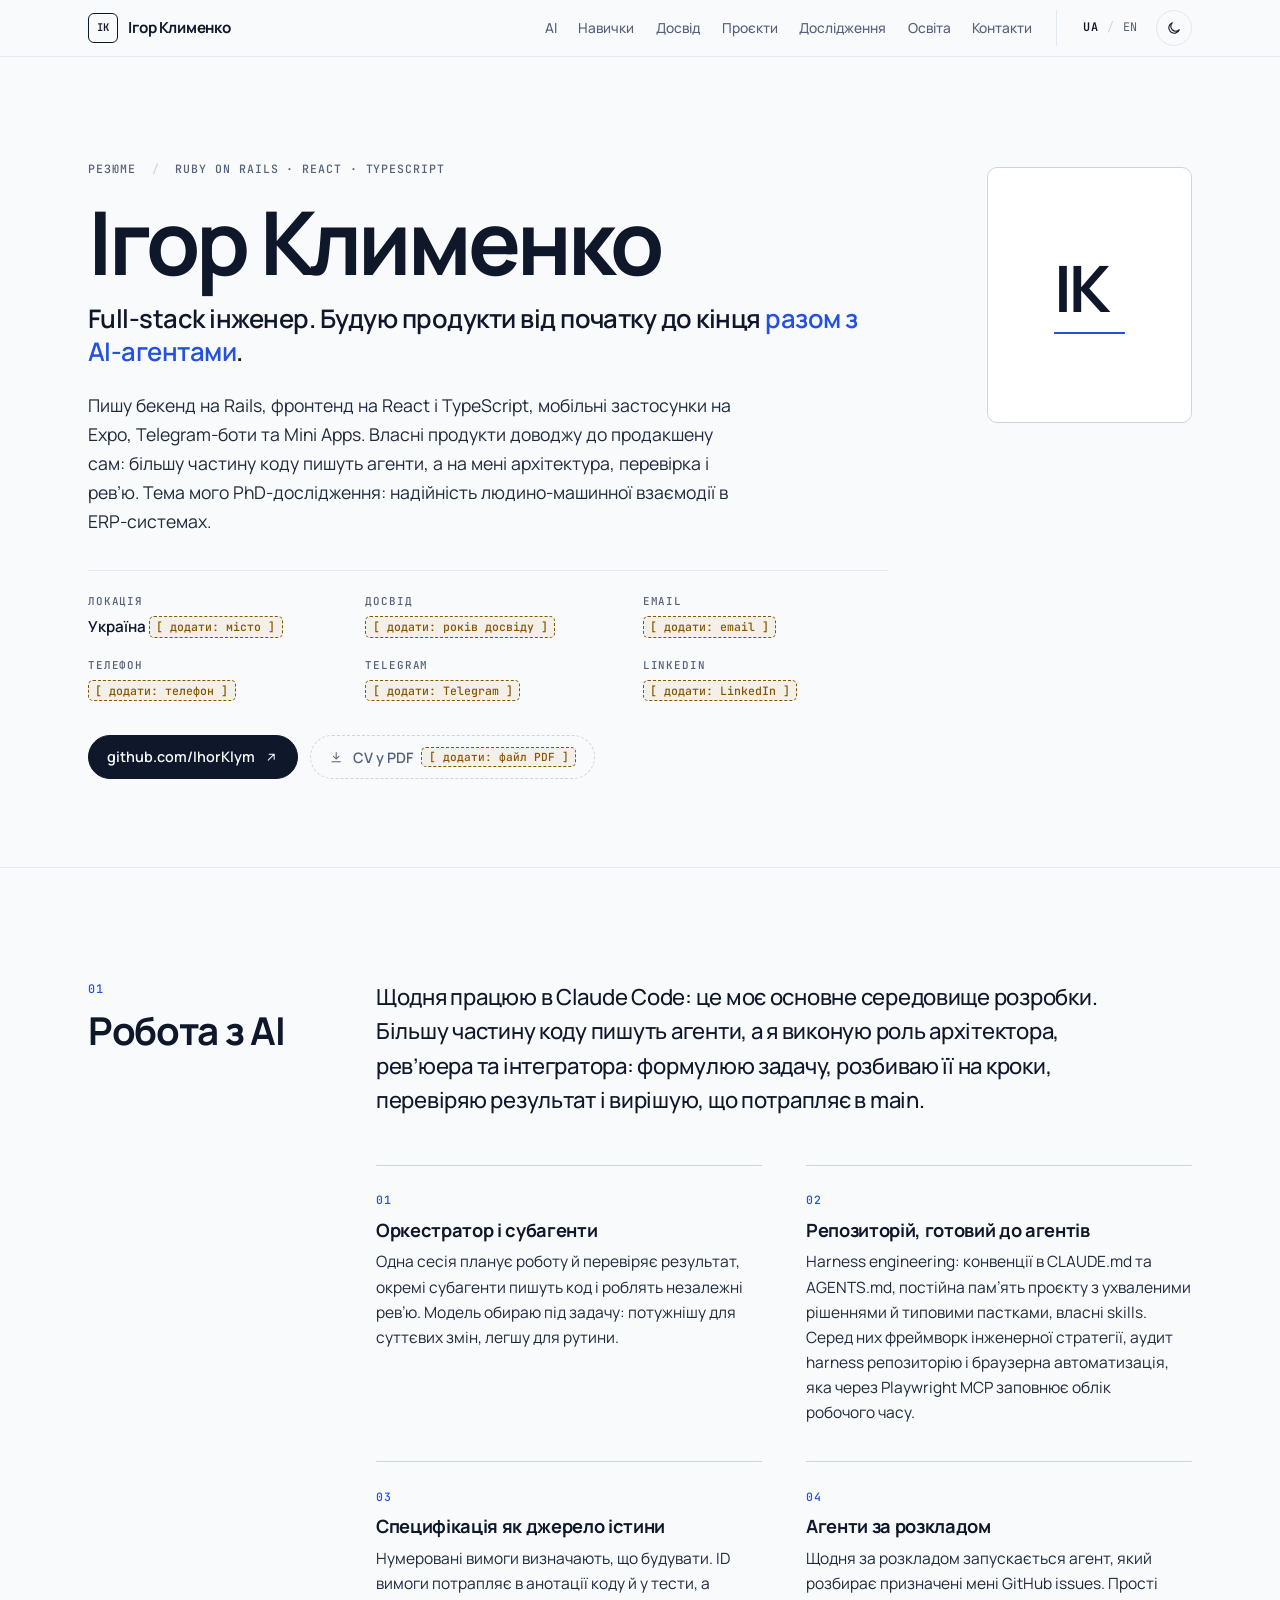
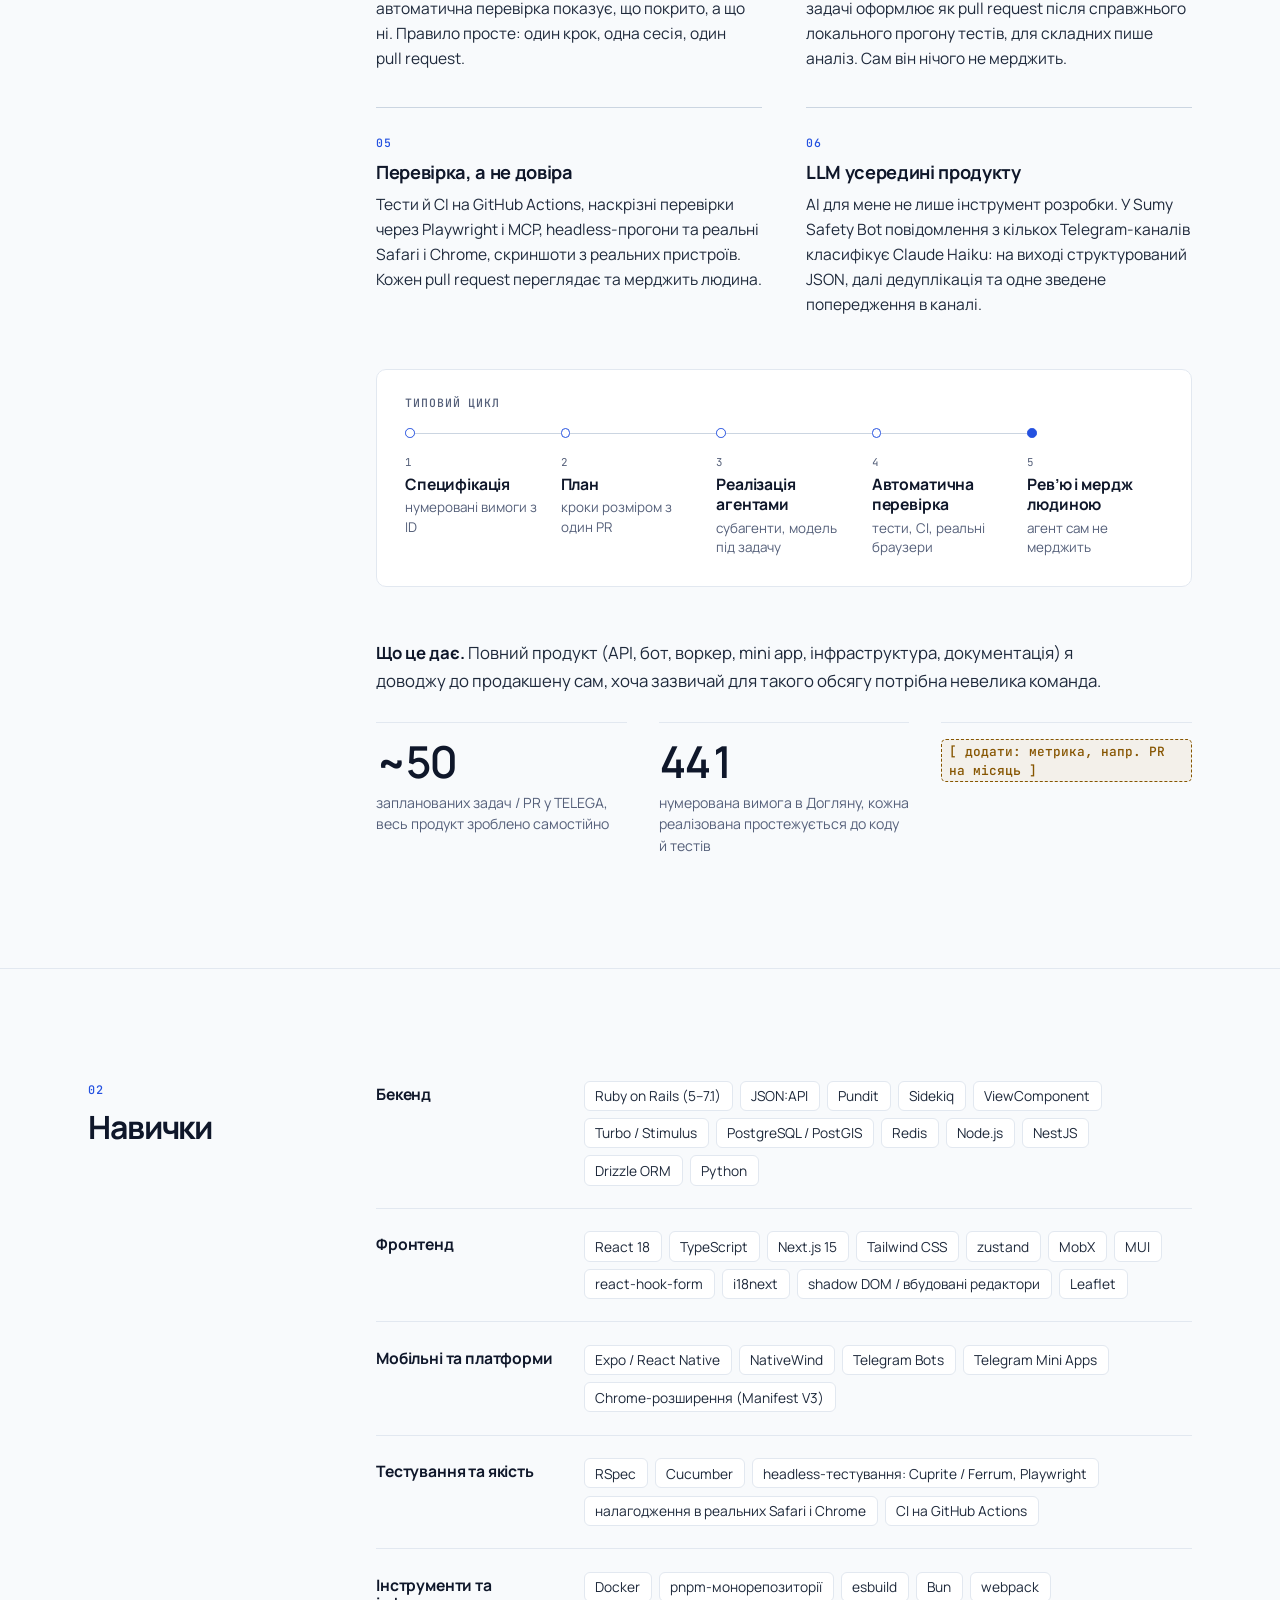
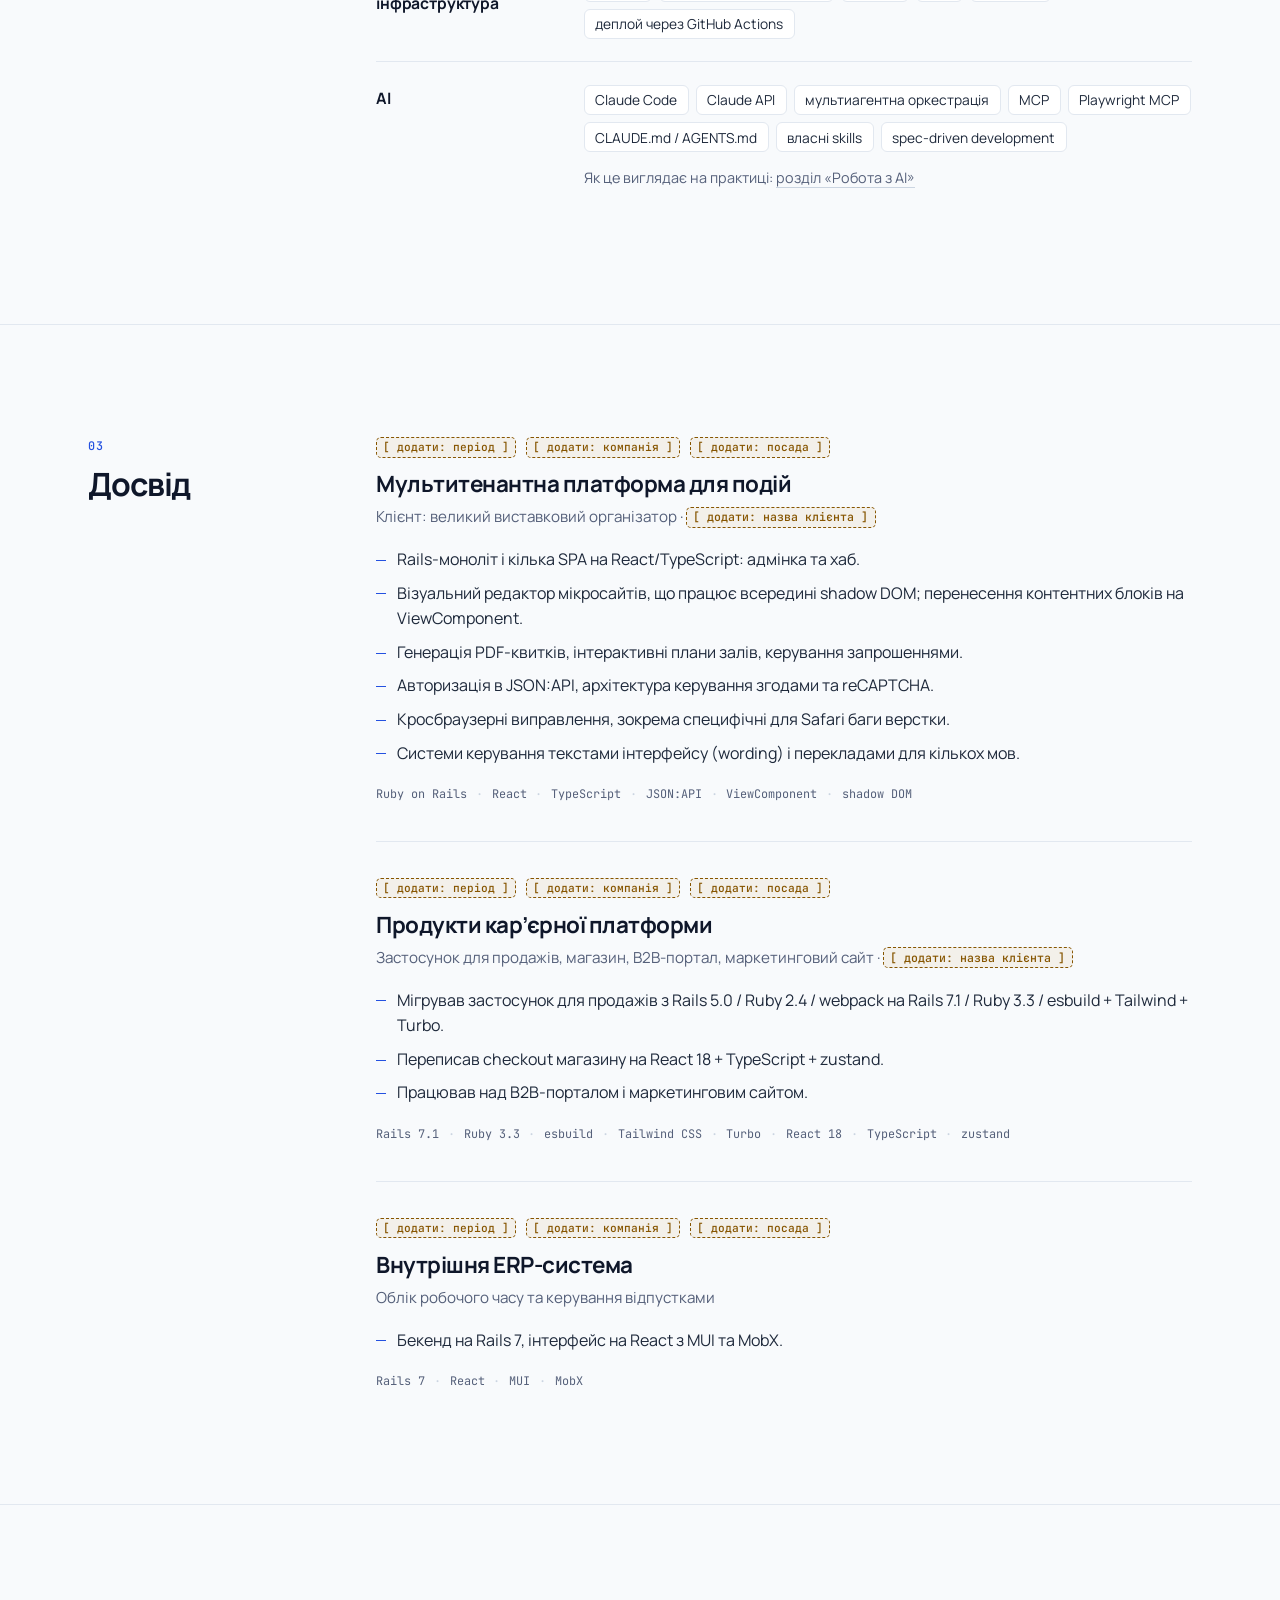
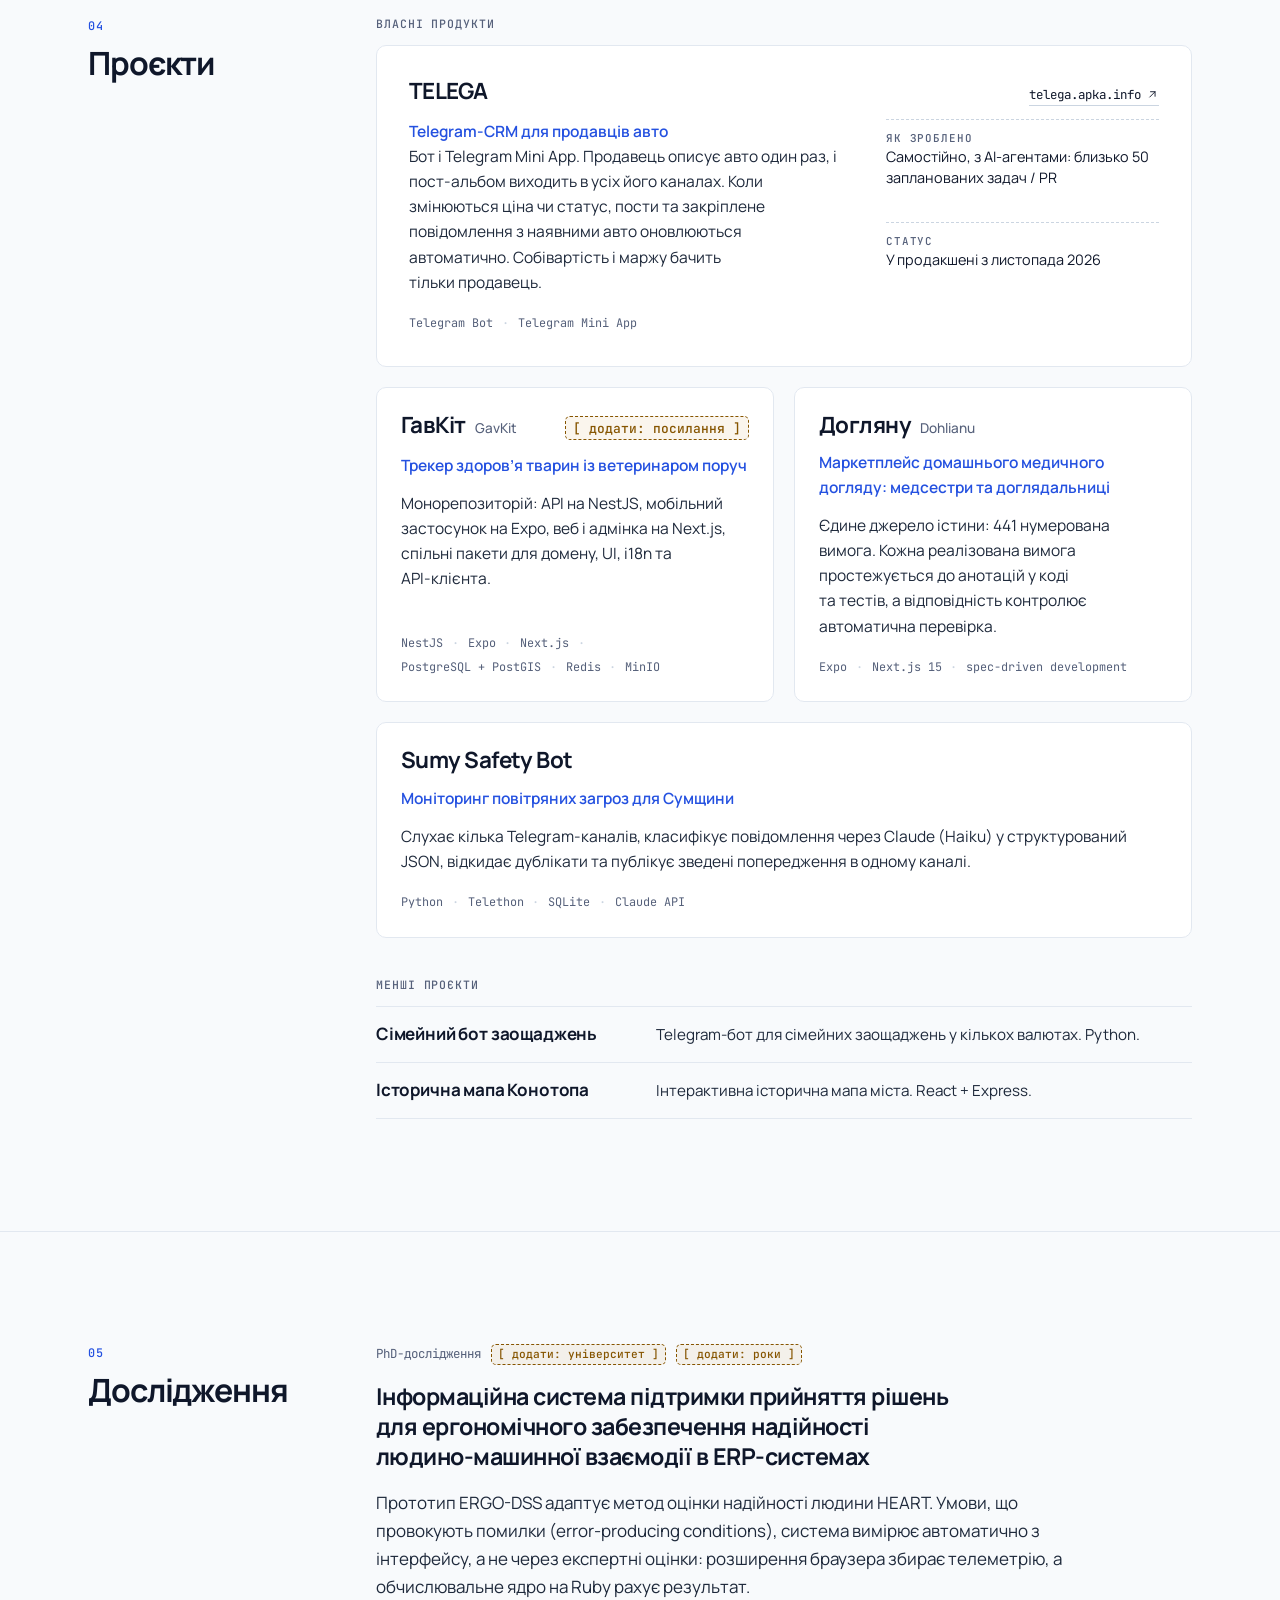
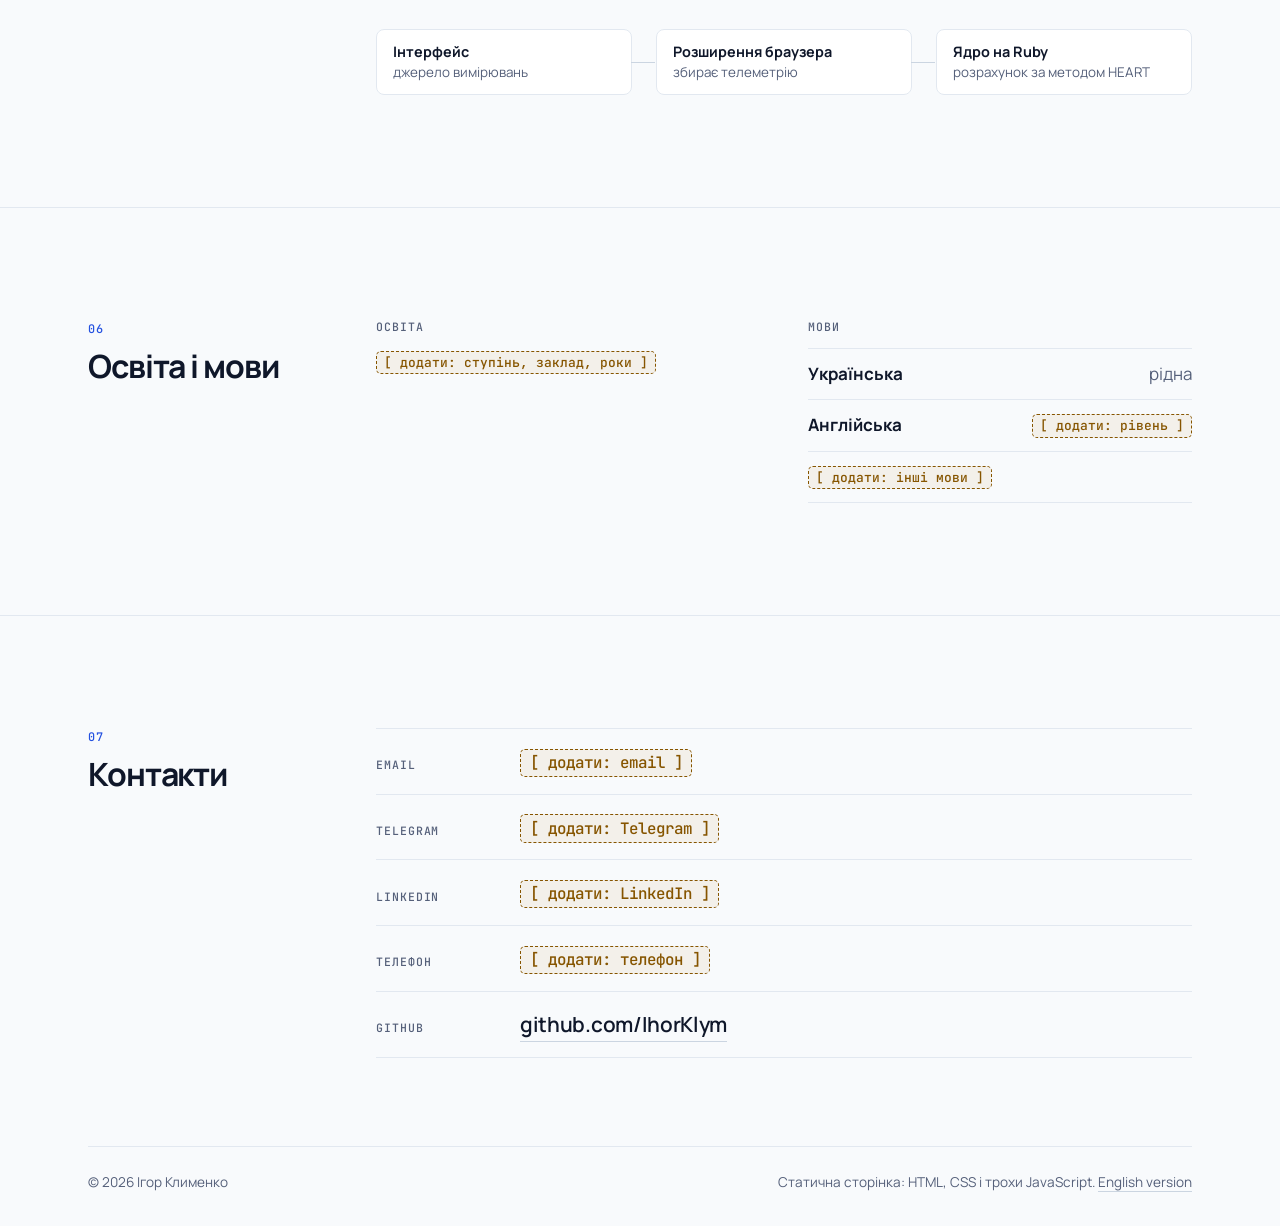
<file: index.html>
<!doctype html>
<html lang="uk" class="no-js">
<head>
  <meta charset="utf-8">
  <meta name="viewport" content="width=device-width, initial-scale=1">
  <title>Ігор Клименко · Full-stack інженер (Rails, React, TypeScript)</title>
  <meta name="description" content="Full-stack інженер: Ruby on Rails і React/TypeScript. Будую продукти від початку до кінця разом з AI-агентами: специфікація, оркестрація, автоматична перевірка, рев’ю людиною.">
  <meta name="author" content="Ігор Клименко">
  <link rel="canonical" href="https://ihorklym.github.io/cv/">
  <link rel="alternate" hreflang="uk" href="https://ihorklym.github.io/cv/">
  <link rel="alternate" hreflang="en" href="https://ihorklym.github.io/cv/en/">
  <link rel="alternate" hreflang="x-default" href="https://ihorklym.github.io/cv/">

  <meta name="color-scheme" content="light dark">
  <meta name="theme-color" content="#f8fafc" media="(prefers-color-scheme: light)">
  <meta name="theme-color" content="#0b0f17" media="(prefers-color-scheme: dark)">

  <meta property="og:type" content="profile">
  <meta property="og:site_name" content="Ігор Клименко · CV">
  <meta property="og:title" content="Ігор Клименко · Full-stack інженер">
  <meta property="og:description" content="Ruby on Rails і React/TypeScript. Будую продукти від початку до кінця разом з AI-агентами.">
  <meta property="og:url" content="https://ihorklym.github.io/cv/">
  <meta property="og:locale" content="uk_UA">
  <meta property="og:locale:alternate" content="en_US">
  <meta property="og:image" content="https://ihorklym.github.io/cv/assets/og-uk.png">
  <meta property="og:image:width" content="1200">
  <meta property="og:image:height" content="630">
  <meta property="og:image:alt" content="Ігор Клименко, full-stack інженер">
  <meta property="profile:first_name" content="Ігор">
  <meta property="profile:last_name" content="Клименко">
  <meta name="twitter:card" content="summary_large_image">

  <link rel="icon" href="assets/favicon.svg" type="image/svg+xml">
  <link rel="apple-touch-icon" href="assets/apple-touch-icon.png">

  <link rel="preconnect" href="https://fonts.googleapis.com">
  <link rel="preconnect" href="https://fonts.gstatic.com" crossorigin>
  <link rel="stylesheet" href="https://fonts.googleapis.com/css2?family=JetBrains+Mono:wght@400..600&amp;family=Manrope:wght@400..800&amp;display=swap">
  <link rel="stylesheet" href="assets/style.css">

  <script>
    /* Runs before first paint: saved theme, plus opt-in classes for motion.
       Without JS (or with reduced motion) nothing is ever hidden. */
    (function () {
      var d = document.documentElement;
      d.className = d.className.replace(/\bno-js\b/, 'js');
      try {
        var t = localStorage.getItem('cv-theme');
        if (t === 'light' || t === 'dark') d.setAttribute('data-theme', t);
      } catch (e) {}
      if ('IntersectionObserver' in window && window.matchMedia &&
          !window.matchMedia('(prefers-reduced-motion: reduce)').matches) {
        d.className += ' can-reveal';
        setTimeout(function () {
          if (!window.__cvReveal) d.className = d.className.replace(/\s*can-reveal\b/, '');
        }, 2500);
      }
    })();
  </script>
  <script src="assets/main.js" defer></script>

  <!-- When LinkedIn is known, add its URL to "sameAs" below. -->
  <script type="application/ld+json">
  {
    "@context": "https://schema.org",
    "@type": "Person",
    "name": "Ігор Клименко",
    "alternateName": "Ihor Klymenko",
    "jobTitle": "Full-stack інженер",
    "url": "https://ihorklym.github.io/cv/",
    "sameAs": ["https://github.com/IhorKlym"],
    "knowsAbout": ["Ruby on Rails", "React", "TypeScript", "AI-assisted software development"]
  }
  </script>
</head>
<body id="top">
  <a class="skip-link" href="#main">Перейти до змісту</a>

  <header class="site-header">
    <div class="wrap site-header__inner">
      <a class="brand" href="#top">
        <span class="brand__mark" aria-hidden="true">IK</span>
        <span>Ігор Клименко</span>
      </a>

      <nav class="nav" aria-label="Розділи сторінки">
        <ul>
          <li><a href="#ai">AI</a></li>
          <li><a href="#skills">Навички</a></li>
          <li><a href="#experience">Досвід</a></li>
          <li><a href="#projects">Проєкти</a></li>
          <li><a href="#research">Дослідження</a></li>
          <li><a href="#education">Освіта</a></li>
          <li><a href="#contact">Контакти</a></li>
        </ul>
      </nav>

      <div class="header-tools">
        <nav class="lang-switch" aria-label="Мова">
          <a href="./" hreflang="uk" lang="uk" aria-current="page" data-lang-link>UA<span class="visually-hidden"> (українська)</span></a>
          <span class="lang-switch__sep" aria-hidden="true">/</span>
          <a href="en/" hreflang="en" lang="en" data-lang-link>EN<span class="visually-hidden"> (English)</span></a>
        </nav>
        <button class="theme-toggle" type="button" aria-pressed="false" title="Темна тема" data-theme-toggle>
          <span class="visually-hidden">Темна тема</span>
          <svg class="icon icon-moon" viewBox="0 0 24 24" aria-hidden="true" focusable="false"><path d="M20 14.6A8.2 8.2 0 1 1 9.4 4a6.6 6.6 0 0 0 10.6 10.6Z"/></svg>
          <svg class="icon icon-sun" viewBox="0 0 24 24" aria-hidden="true" focusable="false"><circle cx="12" cy="12" r="4"/><path d="M12 2.8v1.9M12 19.3v1.9M4.9 4.9l1.3 1.3M17.8 17.8l1.3 1.3M2.8 12h1.9M19.3 12h1.9M4.9 19.1l1.3-1.3M17.8 6.2l1.3-1.3"/></svg>
        </button>
      </div>
    </div>
    <div class="progress" aria-hidden="true"></div>
  </header>

  <main id="main" tabindex="-1">

    <!-- Hero -->
    <section class="hero" aria-labelledby="hero-title">
      <div class="wrap hero__grid">
        <div class="hero__main">
          <p class="eyebrow hero__eyebrow hero-in" style="--d:0"><span>Резюме</span><span>Ruby on Rails · React · TypeScript</span></p>
          <h1 id="hero-title" class="hero-in" style="--d:1">Ігор Клименко</h1>
          <p class="hero__role hero-in" style="--d:2">Full-stack інженер. Будую продукти від початку до кінця <em>разом з AI-агентами</em>.</p>
          <p class="hero__about hero-in" style="--d:3">Пишу бекенд на Rails, фронтенд на React і TypeScript, мобільні застосунки на Expo, Telegram-боти та Mini Apps. Власні продукти доводжу до продакшену сам: більшу частину коду пишуть агенти, а на мені архітектура, перевірка і рев’ю. Тема мого PhD-дослідження: надійність людино-машинної взаємодії в ERP-системах.</p>

          <!-- Contacts: replace each placeholder <span class="placeholder" ...> with the real value, e.g.
               <a class="link" href="mailto:name@example.com">name@example.com</a>
               <a class="link" href="tel:+380000000000">+380 00 000 00 00</a>
               <a class="link" href="https://t.me/username">@username</a> -->
          <dl class="facts hero-in" style="--d:4">
            <div>
              <dt>Локація</dt>
              <dd>Україна <span class="placeholder" data-todo="city">[ додати: місто ]</span></dd>
            </div>
            <div class="todo-wrap">
              <dt>Досвід</dt>
              <dd><span class="placeholder" data-todo="years-experience">[ додати: років досвіду ]</span></dd>
            </div>
            <div class="todo-wrap">
              <dt>Email</dt>
              <dd><span class="placeholder" data-todo="email">[ додати: email ]</span></dd>
            </div>
            <div class="todo-wrap">
              <dt>Телефон</dt>
              <dd><span class="placeholder" data-todo="phone">[ додати: телефон ]</span></dd>
            </div>
            <div class="todo-wrap">
              <dt>Telegram</dt>
              <dd><span class="placeholder" data-todo="telegram">[ додати: Telegram ]</span></dd>
            </div>
            <div class="todo-wrap">
              <dt>LinkedIn</dt>
              <dd><span class="placeholder" data-todo="linkedin">[ додати: LinkedIn ]</span></dd>
            </div>
          </dl>

          <div class="hero__actions hero-in" style="--d:5">
            <a class="btn btn--solid" href="https://github.com/IhorKlym" rel="me">
              github.com/IhorKlym
              <svg class="icon" viewBox="0 0 24 24" aria-hidden="true" focusable="false"><path d="M7 17 17 7M8.5 7H17v8.5"/></svg>
            </a>
            <!-- When the PDF exists, replace this <span> with:
                 <a class="btn" href="assets/ihor-klymenko-cv-uk.pdf" download>
                   <svg class="icon" viewBox="0 0 24 24" aria-hidden="true" focusable="false"><path d="M12 4v11m0 0-4.5-4.5M12 15l4.5-4.5M5 19.5h14"/></svg>
                   CV у PDF
                 </a> -->
            <span class="btn btn--todo todo-wrap">
              <svg class="icon" viewBox="0 0 24 24" aria-hidden="true" focusable="false"><path d="M12 4v11m0 0-4.5-4.5M12 15l4.5-4.5M5 19.5h14"/></svg>
              CV у PDF
              <span class="placeholder" data-todo="cv-pdf">[ додати: файл PDF ]</span>
            </span>
          </div>
          <p class="print-only hero__online">Онлайн-версія: ihorklym.github.io/cv</p>
        </div>

        <!-- Photo slot. To use a photo, replace the <span class="portrait__mono"> below with:
             <img src="assets/photo.jpg" alt="Ігор Клименко" width="416" height="520">
             (in en/index.html the path is ../assets/photo.jpg) and remove aria-hidden from this div. -->
        <div class="portrait hero-in" style="--d:2" data-todo="photo" aria-hidden="true">
          <span class="portrait__mono">IK</span>
        </div>
      </div>
    </section>

    <!-- 01 Working with AI -->
    <section class="section section--feature" id="ai" aria-labelledby="ai-title">
      <div class="wrap section__grid">
        <div class="section__head">
          <span class="section__num">01</span>
          <h2 class="section__title" id="ai-title">Робота з AI</h2>
        </div>
        <div class="section__body">
          <p class="lead reveal">Щодня працюю в Claude Code: це моє основне середовище розробки. Більшу частину коду пишуть агенти, а я виконую роль архітектора, рев’юера та інтегратора: формулюю задачу, розбиваю її на кроки, перевіряю результат і вирішую, що потрапляє в main.</p>

          <ol class="principles">
            <li class="principle reveal">
              <span class="principle__num">01</span>
              <h3 class="principle__title">Оркестратор і субагенти</h3>
              <p>Одна сесія планує роботу й перевіряє результат, окремі субагенти пишуть код і роблять незалежні рев’ю. Модель обираю під задачу: потужнішу для суттєвих змін, легшу для рутини.</p>
            </li>
            <li class="principle reveal">
              <span class="principle__num">02</span>
              <h3 class="principle__title">Репозиторій, готовий до агентів</h3>
              <p>Harness engineering: конвенції в CLAUDE.md та AGENTS.md, постійна пам’ять проєкту з ухваленими рішеннями й типовими пастками, власні skills. Серед них фреймворк інженерної стратегії, аудит harness репозиторію і браузерна автоматизація, яка через Playwright MCP заповнює облік робочого часу.</p>
            </li>
            <li class="principle reveal">
              <span class="principle__num">03</span>
              <h3 class="principle__title">Специфікація як джерело істини</h3>
              <p>Нумеровані вимоги визначають, що будувати. ID вимоги потрапляє в анотації коду й у тести, а автоматична перевірка показує, що покрито, а що ні. Правило просте: один крок, одна сесія, один pull request.</p>
            </li>
            <li class="principle reveal">
              <span class="principle__num">04</span>
              <h3 class="principle__title">Агенти за розкладом</h3>
              <p>Щодня за розкладом запускається агент, який розбирає призначені мені GitHub issues. Прості задачі оформлює як pull request після справжнього локального прогону тестів, для складних пише аналіз. Сам він нічого не мерджить.</p>
            </li>
            <li class="principle reveal">
              <span class="principle__num">05</span>
              <h3 class="principle__title">Перевірка, а не довіра</h3>
              <p>Тести й CI на GitHub Actions, наскрізні перевірки через Playwright і MCP, headless-прогони та реальні Safari і Chrome, скриншоти з реальних пристроїв. Кожен pull request переглядає та мерджить людина.</p>
            </li>
            <li class="principle reveal">
              <span class="principle__num">06</span>
              <h3 class="principle__title">LLM усередині продукту</h3>
              <p>AI для мене не лише інструмент розробки. У Sumy Safety Bot повідомлення з кількох Telegram-каналів класифікує Claude Haiku: на виході структурований JSON, далі дедуплікація та одне зведене попередження в каналі.</p>
            </li>
          </ol>

          <div class="loop reveal">
            <h3 class="eyebrow">Типовий цикл</h3>
            <ol class="loop__steps">
              <li class="loop__step" style="--i:0">
                <span class="loop__idx">1</span>
                <span class="loop__name">Специфікація</span>
                <span class="loop__note">нумеровані вимоги з ID</span>
              </li>
              <li class="loop__step" style="--i:1">
                <span class="loop__idx">2</span>
                <span class="loop__name">План</span>
                <span class="loop__note">кроки розміром з один PR</span>
              </li>
              <li class="loop__step" style="--i:2">
                <span class="loop__idx">3</span>
                <span class="loop__name">Реалізація агентами</span>
                <span class="loop__note">субагенти, модель під задачу</span>
              </li>
              <li class="loop__step" style="--i:3">
                <span class="loop__idx">4</span>
                <span class="loop__name">Автоматична перевірка</span>
                <span class="loop__note">тести, CI, реальні браузери</span>
              </li>
              <li class="loop__step loop__step--human" style="--i:4">
                <span class="loop__idx">5</span>
                <span class="loop__name">Рев’ю і мердж людиною</span>
                <span class="loop__note">агент сам не мерджить</span>
              </li>
            </ol>
          </div>

          <div class="outcome reveal">
            <p class="outcome__text"><strong>Що це дає.</strong> Повний продукт (API, бот, воркер, mini app, інфраструктура, документація) я доводжу до продакшену сам, хоча зазвичай для такого обсягу потрібна невелика команда.</p>
            <ul class="stats">
              <li class="stat">
                <span class="stat__value">~50</span>
                <span class="stat__label">запланованих задач / PR у TELEGA, весь продукт зроблено самостійно</span>
              </li>
              <li class="stat">
                <span class="stat__value">441</span>
                <span class="stat__label">нумерована вимога в Догляну, кожна реалізована простежується до коду й тестів</span>
              </li>
              <li class="stat todo-wrap">
                <span class="placeholder" data-todo="ai-metric">[ додати: метрика, напр. PR на місяць ]</span>
              </li>
            </ul>
          </div>
        </div>
      </div>
    </section>

    <!-- 02 Skills -->
    <section class="section" id="skills" aria-labelledby="skills-title">
      <div class="wrap section__grid">
        <div class="section__head">
          <span class="section__num">02</span>
          <h2 class="section__title" id="skills-title">Навички</h2>
        </div>
        <div class="section__body">
          <div class="skill-group reveal">
            <h3 class="skill-group__title">Бекенд</h3>
            <ul class="tags">
              <li>Ruby on Rails (5–7.1)</li>
              <li>JSON:API</li>
              <li>Pundit</li>
              <li>Sidekiq</li>
              <li>ViewComponent</li>
              <li>Turbo / Stimulus</li>
              <li>PostgreSQL / PostGIS</li>
              <li>Redis</li>
              <li>Node.js</li>
              <li>NestJS</li>
              <li>Drizzle ORM</li>
              <li>Python</li>
            </ul>
          </div>
          <div class="skill-group reveal">
            <h3 class="skill-group__title">Фронтенд</h3>
            <ul class="tags">
              <li>React 18</li>
              <li>TypeScript</li>
              <li>Next.js 15</li>
              <li>Tailwind CSS</li>
              <li>zustand</li>
              <li>MobX</li>
              <li>MUI</li>
              <li>react-hook-form</li>
              <li>i18next</li>
              <li>shadow DOM / вбудовані редактори</li>
              <li>Leaflet</li>
            </ul>
          </div>
          <div class="skill-group reveal">
            <h3 class="skill-group__title">Мобільні та платформи</h3>
            <ul class="tags">
              <li>Expo / React Native</li>
              <li>NativeWind</li>
              <li>Telegram Bots</li>
              <li>Telegram Mini Apps</li>
              <li>Chrome-розширення (Manifest V3)</li>
            </ul>
          </div>
          <div class="skill-group reveal">
            <h3 class="skill-group__title">Тестування та якість</h3>
            <ul class="tags">
              <li>RSpec</li>
              <li>Cucumber</li>
              <li>headless-тестування: Cuprite / Ferrum, Playwright</li>
              <li>налагодження в реальних Safari і Chrome</li>
              <li>CI на GitHub Actions</li>
            </ul>
          </div>
          <div class="skill-group reveal">
            <h3 class="skill-group__title">Інструменти та інфраструктура</h3>
            <ul class="tags">
              <li>Docker</li>
              <li>pnpm-монорепозиторії</li>
              <li>esbuild</li>
              <li>Bun</li>
              <li>webpack</li>
              <li>деплой через GitHub Actions</li>
            </ul>
          </div>
          <div class="skill-group reveal">
            <h3 class="skill-group__title">AI</h3>
            <div>
              <ul class="tags">
                <li>Claude Code</li>
                <li>Claude API</li>
                <li>мультиагентна оркестрація</li>
                <li>MCP</li>
                <li>Playwright MCP</li>
                <li>CLAUDE.md / AGENTS.md</li>
                <li>власні skills</li>
                <li>spec-driven development</li>
              </ul>
              <p class="skill-group__more">Як це виглядає на практиці: <a class="link" href="#ai">розділ «Робота з AI»</a></p>
            </div>
          </div>
        </div>
      </div>
    </section>

    <!-- 03 Experience. Employer, role and dates are placeholders: replace each
         <span class="placeholder" ...> with plain text, e.g. <span>2022–2025</span>. -->
    <section class="section" id="experience" aria-labelledby="experience-title">
      <div class="wrap section__grid">
        <div class="section__head">
          <span class="section__num">03</span>
          <h2 class="section__title" id="experience-title">Досвід</h2>
        </div>
        <div class="section__body">
          <article class="job reveal">
            <p class="job__meta">
              <span class="placeholder" data-todo="job-1-dates">[ додати: період ]</span>
              <span class="placeholder" data-todo="job-1-employer">[ додати: компанія ]</span>
              <span class="placeholder" data-todo="job-1-role">[ додати: посада ]</span>
            </p>
            <h3 class="job__title">Мультитенантна платформа для подій</h3>
            <p class="job__context">Клієнт: великий виставковий організатор<span class="todo-wrap"> · <span class="placeholder" data-todo="job-1-client">[ додати: назва клієнта ]</span></span></p>
            <ul class="job__list">
              <li>Rails-моноліт і кілька SPA на React/TypeScript: адмінка та хаб.</li>
              <li>Візуальний редактор мікросайтів, що працює всередині shadow DOM; перенесення контентних блоків на ViewComponent.</li>
              <li>Генерація PDF-квитків, інтерактивні плани залів, керування запрошеннями.</li>
              <li>Авторизація в JSON:API, архітектура керування згодами та reCAPTCHA.</li>
              <li>Кросбраузерні виправлення, зокрема специфічні для Safari баги верстки.</li>
              <li>Системи керування текстами інтерфейсу (wording) і перекладами для кількох мов.</li>
            </ul>
            <ul class="stack">
              <li>Ruby on Rails</li>
              <li>React</li>
              <li>TypeScript</li>
              <li>JSON:API</li>
              <li>ViewComponent</li>
              <li>shadow DOM</li>
            </ul>
          </article>

          <article class="job reveal">
            <p class="job__meta">
              <span class="placeholder" data-todo="job-2-dates">[ додати: період ]</span>
              <span class="placeholder" data-todo="job-2-employer">[ додати: компанія ]</span>
              <span class="placeholder" data-todo="job-2-role">[ додати: посада ]</span>
            </p>
            <h3 class="job__title">Продукти кар’єрної платформи</h3>
            <p class="job__context">Застосунок для продажів, магазин, B2B-портал, маркетинговий сайт<span class="todo-wrap"> · <span class="placeholder" data-todo="job-2-client">[ додати: назва клієнта ]</span></span></p>
            <ul class="job__list">
              <li>Мігрував застосунок для продажів з Rails 5.0 / Ruby 2.4 / webpack на Rails 7.1 / Ruby 3.3 / esbuild + Tailwind + Turbo.</li>
              <li>Переписав checkout магазину на React 18 + TypeScript + zustand.</li>
              <li>Працював над B2B-порталом і маркетинговим сайтом.</li>
            </ul>
            <ul class="stack">
              <li>Rails 7.1</li>
              <li>Ruby 3.3</li>
              <li>esbuild</li>
              <li>Tailwind CSS</li>
              <li>Turbo</li>
              <li>React 18</li>
              <li>TypeScript</li>
              <li>zustand</li>
            </ul>
          </article>

          <article class="job reveal">
            <p class="job__meta">
              <span class="placeholder" data-todo="job-3-dates">[ додати: період ]</span>
              <span class="placeholder" data-todo="job-3-employer">[ додати: компанія ]</span>
              <span class="placeholder" data-todo="job-3-role">[ додати: посада ]</span>
            </p>
            <h3 class="job__title">Внутрішня ERP-система</h3>
            <p class="job__context">Облік робочого часу та керування відпустками</p>
            <ul class="job__list">
              <li>Бекенд на Rails 7, інтерфейс на React з MUI та MobX.</li>
            </ul>
            <ul class="stack">
              <li>Rails 7</li>
              <li>React</li>
              <li>MUI</li>
              <li>MobX</li>
            </ul>
          </article>
        </div>
      </div>
    </section>

    <!-- 04 Projects -->
    <section class="section" id="projects" aria-labelledby="projects-title">
      <div class="wrap section__grid">
        <div class="section__head">
          <span class="section__num">04</span>
          <h2 class="section__title" id="projects-title">Проєкти</h2>
        </div>
        <div class="section__body">
          <h3 class="sub-title reveal">Власні продукти</h3>
          <div class="projects">
            <article class="project project--featured reveal">
              <div class="project__head">
                <h3 class="project__title">TELEGA</h3>
                <a class="project__link link" href="https://telega.apka.info">
                  telega.apka.info
                  <svg class="icon" viewBox="0 0 24 24" aria-hidden="true" focusable="false"><path d="M7 17 17 7M8.5 7H17v8.5"/></svg>
                </a>
              </div>
              <div class="project__body">
                <div>
                  <p class="project__kicker">Telegram-CRM для продавців авто</p>
                  <p>Бот і Telegram Mini App. Продавець описує авто один раз, і пост-альбом виходить в усіх його каналах. Коли змінюються ціна чи статус, пости та закріплене повідомлення з наявними авто оновлюються автоматично. Собівартість і маржу бачить тільки продавець.</p>
                </div>
                <ul class="project__facts">
                  <li><strong>Як зроблено</strong>Самостійно, з AI-агентами: близько 50 запланованих задач / PR</li>
                  <li><strong>Статус</strong>У продакшені з листопада 2026</li>
                </ul>
              </div>
              <ul class="stack">
                <li>Telegram Bot</li>
                <li>Telegram Mini App</li>
              </ul>
            </article>

            <article class="project reveal">
              <div class="project__head">
                <h3 class="project__title">ГавКіт <small lang="en">GavKit</small></h3>
                <span class="placeholder" data-todo="gavkit-link">[ додати: посилання ]</span>
              </div>
              <p class="project__kicker">Трекер здоров’я тварин із ветеринаром поруч</p>
              <p>Монорепозиторій: API на NestJS, мобільний застосунок на Expo, веб і адмінка на Next.js, спільні пакети для домену, UI, i18n та API-клієнта.</p>
              <ul class="stack">
                <li>NestJS</li>
                <li>Expo</li>
                <li>Next.js</li>
                <li>PostgreSQL + PostGIS</li>
                <li>Redis</li>
                <li>MinIO</li>
              </ul>
            </article>

            <article class="project reveal">
              <div class="project__head">
                <h3 class="project__title">Догляну <small lang="en">Dohlianu</small></h3>
              </div>
              <p class="project__kicker">Маркетплейс домашнього медичного догляду: медсестри та доглядальниці</p>
              <p>Єдине джерело істини: 441 нумерована вимога. Кожна реалізована вимога простежується до анотацій у коді та тестів, а відповідність контролює автоматична перевірка.</p>
              <ul class="stack">
                <li>Expo</li>
                <li>Next.js 15</li>
                <li>spec-driven development</li>
              </ul>
            </article>

            <article class="project project--wide reveal">
              <div class="project__head">
                <h3 class="project__title">Sumy Safety Bot</h3>
              </div>
              <p class="project__kicker">Моніторинг повітряних загроз для Сумщини</p>
              <p>Слухає кілька Telegram-каналів, класифікує повідомлення через Claude (Haiku) у структурований JSON, відкидає дублікати та публікує зведені попередження в одному каналі.</p>
              <ul class="stack">
                <li>Python</li>
                <li>Telethon</li>
                <li>SQLite</li>
                <li>Claude API</li>
              </ul>
            </article>
          </div>

          <div class="minor reveal">
            <h3 class="sub-title">Менші проєкти</h3>
            <ul class="minor__list">
              <li>
                <span class="minor__name">Сімейний бот заощаджень</span>
                <span class="minor__desc">Telegram-бот для сімейних заощаджень у кількох валютах. Python.</span>
              </li>
              <li>
                <span class="minor__name">Історична мапа Конотопа</span>
                <span class="minor__desc">Інтерактивна історична мапа міста. React + Express.</span>
              </li>
            </ul>
          </div>
        </div>
      </div>
    </section>

    <!-- 05 Research -->
    <section class="section" id="research" aria-labelledby="research-title">
      <div class="wrap section__grid">
        <div class="section__head">
          <span class="section__num">05</span>
          <h2 class="section__title" id="research-title">Дослідження</h2>
        </div>
        <div class="section__body">
          <article class="research reveal">
            <p class="research__meta">
              <span>PhD-дослідження</span>
              <span class="placeholder" data-todo="phd-university">[ додати: університет ]</span>
              <span class="placeholder" data-todo="phd-years">[ додати: роки ]</span>
            </p>
            <h3 class="research__title">Інформаційна система підтримки прийняття рішень для ергономічного забезпечення надійності людино-машинної взаємодії в ERP-системах</h3>
            <p class="research__text">Прототип ERGO-DSS адаптує метод оцінки надійності людини HEART. Умови, що провокують помилки (error-producing conditions), система вимірює автоматично з інтерфейсу, а не через експертні оцінки: розширення браузера збирає телеметрію, а обчислювальне ядро на Ruby рахує результат.</p>
            <ol class="pipeline">
              <li><strong>Інтерфейс</strong><span>джерело вимірювань</span></li>
              <li><strong>Розширення браузера</strong><span>збирає телеметрію</span></li>
              <li><strong>Ядро на Ruby</strong><span>розрахунок за методом HEART</span></li>
            </ol>
          </article>
        </div>
      </div>
    </section>

    <!-- 06 Education and languages -->
    <section class="section" id="education" aria-labelledby="education-title">
      <div class="wrap section__grid">
        <div class="section__head">
          <span class="section__num">06</span>
          <h2 class="section__title" id="education-title">Освіта і мови</h2>
        </div>
        <div class="section__body edu-grid">
          <div class="todo-wrap reveal">
            <h3 class="sub-title">Освіта</h3>
            <p><span class="placeholder" data-todo="education">[ додати: ступінь, заклад, роки ]</span></p>
          </div>
          <div class="reveal">
            <h3 class="sub-title">Мови</h3>
            <dl class="lang-list">
              <div>
                <dt>Українська</dt>
                <dd>рідна</dd>
              </div>
              <div class="todo-wrap">
                <dt>Англійська</dt>
                <dd><span class="placeholder" data-todo="english-level">[ додати: рівень ]</span></dd>
              </div>
              <div class="todo-wrap">
                <dt><span class="placeholder" data-todo="other-languages">[ додати: інші мови ]</span></dt>
                <dd></dd>
              </div>
            </dl>
          </div>
        </div>
      </div>
    </section>
  </main>

  <!-- 07 Contact -->
  <footer class="site-footer" id="contact" aria-labelledby="contact-title">
    <div class="wrap">
      <div class="section__grid">
        <div class="section__head">
          <span class="section__num">07</span>
          <h2 class="section__title" id="contact-title">Контакти</h2>
        </div>
        <div class="section__body">
          <ul class="contact-list">
            <li class="todo-wrap reveal">
              <span class="contact-list__label">Email</span>
              <span class="contact-list__value"><span class="placeholder" data-todo="email">[ додати: email ]</span></span>
            </li>
            <li class="todo-wrap reveal">
              <span class="contact-list__label">Telegram</span>
              <span class="contact-list__value"><span class="placeholder" data-todo="telegram">[ додати: Telegram ]</span></span>
            </li>
            <li class="todo-wrap reveal">
              <span class="contact-list__label">LinkedIn</span>
              <span class="contact-list__value"><span class="placeholder" data-todo="linkedin">[ додати: LinkedIn ]</span></span>
            </li>
            <li class="todo-wrap reveal">
              <span class="contact-list__label">Телефон</span>
              <span class="contact-list__value"><span class="placeholder" data-todo="phone">[ додати: телефон ]</span></span>
            </li>
            <li class="reveal">
              <span class="contact-list__label">GitHub</span>
              <a class="contact-list__value link" href="https://github.com/IhorKlym" rel="me">github.com/IhorKlym</a>
            </li>
          </ul>
        </div>
      </div>

      <div class="footer__bottom">
        <p>© 2026 Ігор Клименко</p>
        <p class="no-print">Статична сторінка: HTML, CSS і трохи JavaScript. <a class="link" href="en/" hreflang="en" lang="en">English version</a></p>
      </div>
    </div>
  </footer>
</body>
</html>
</file>
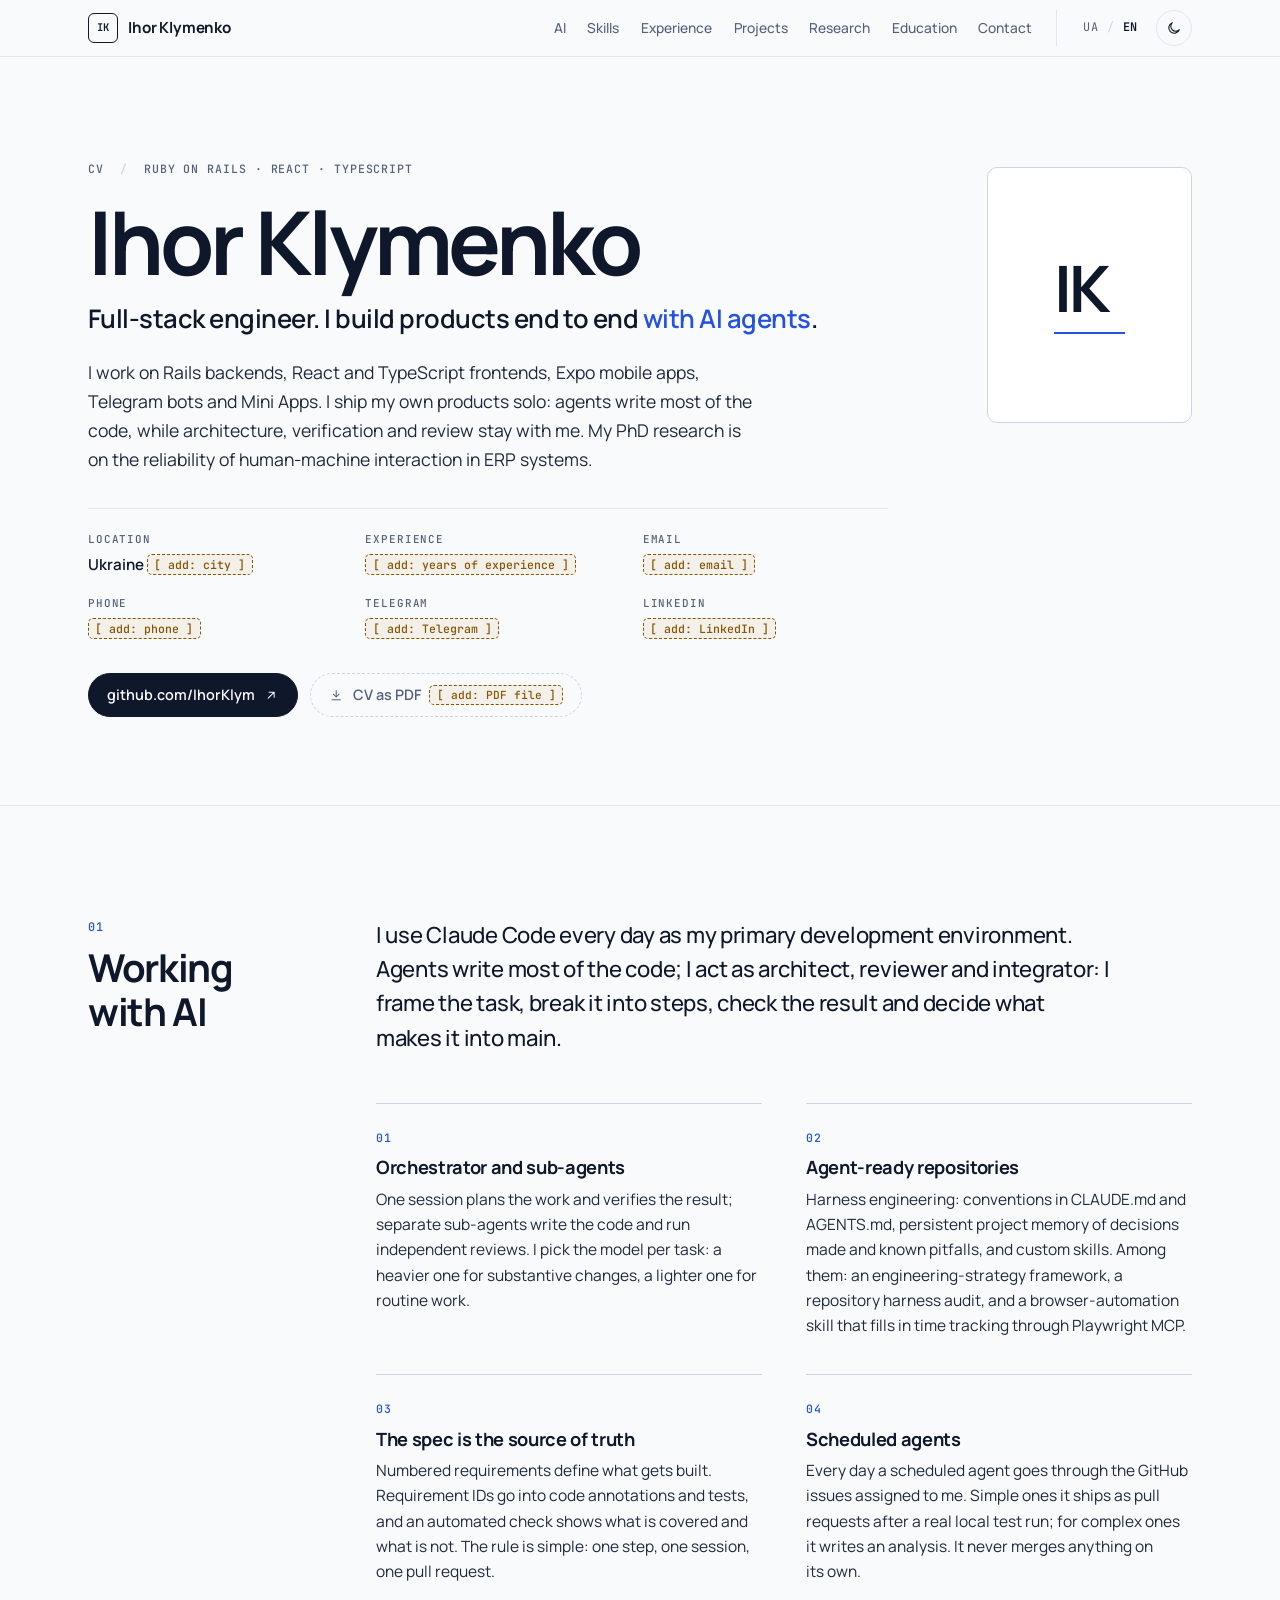
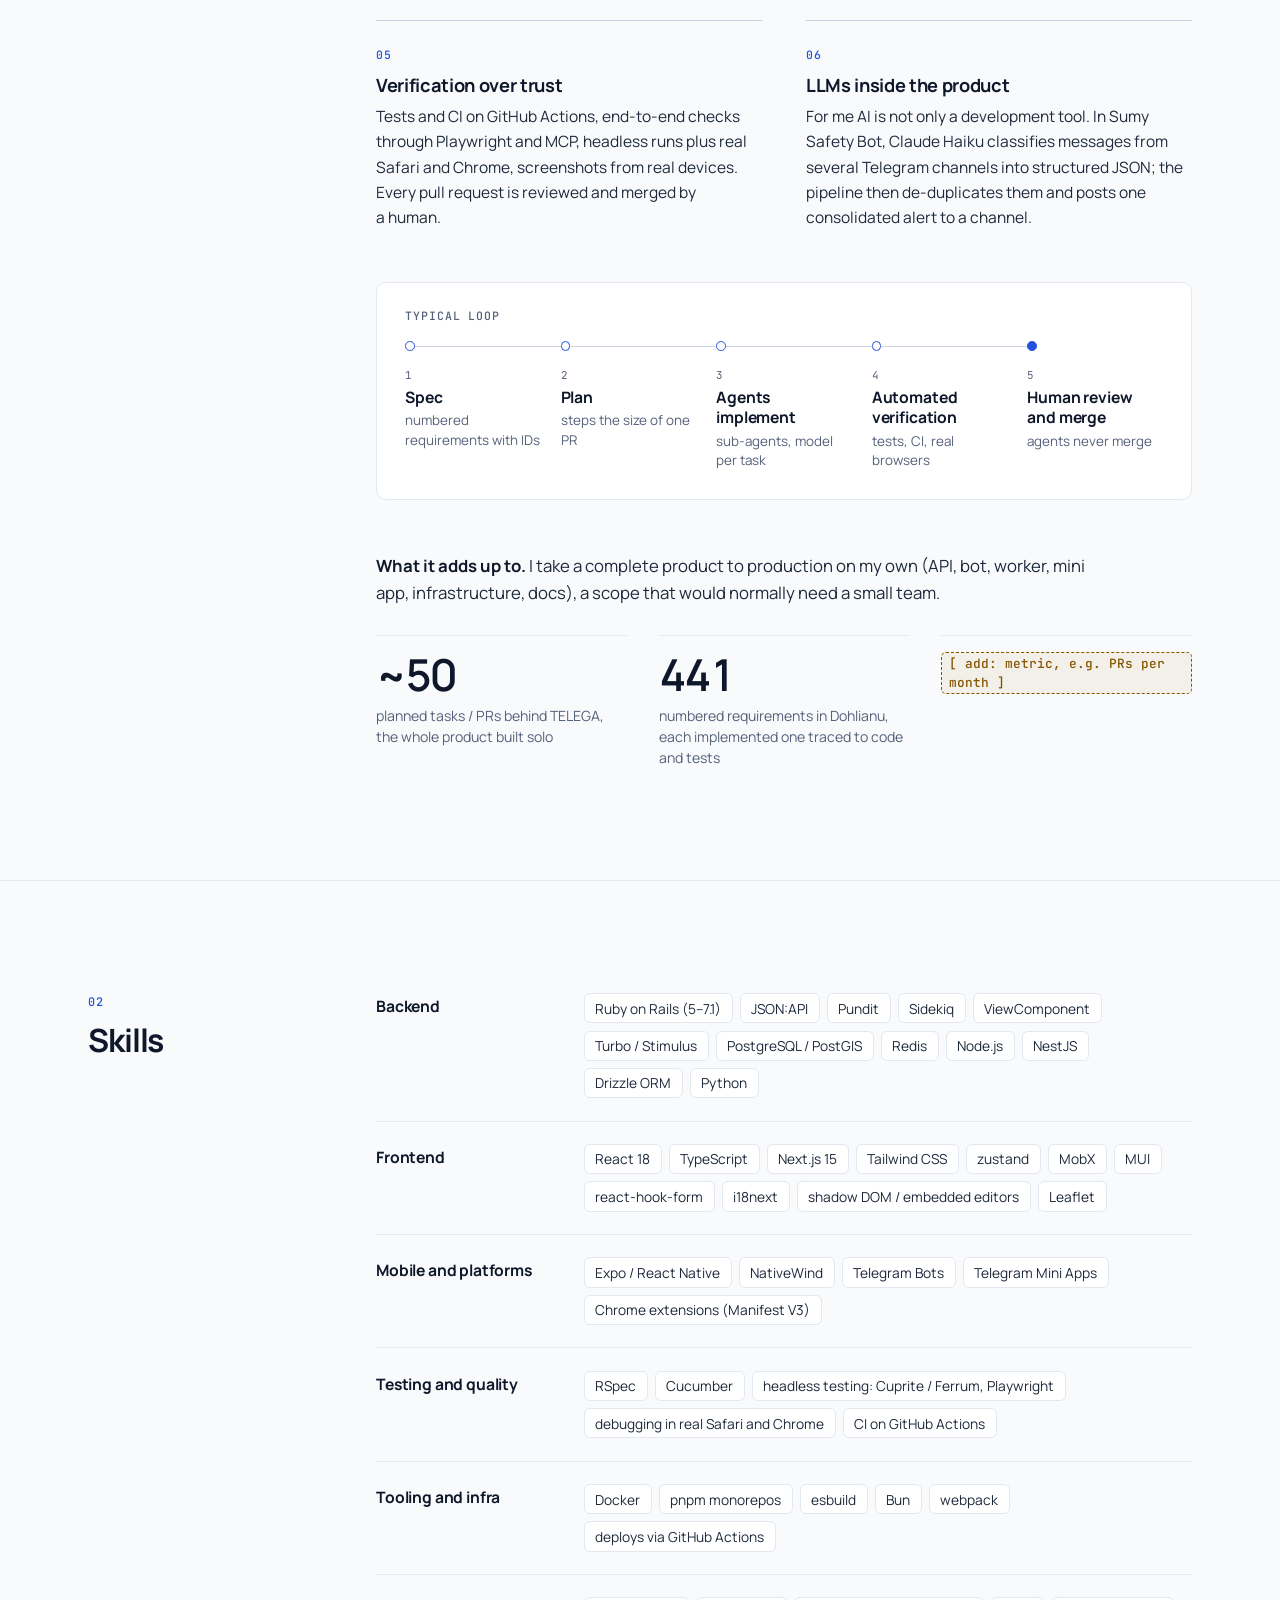
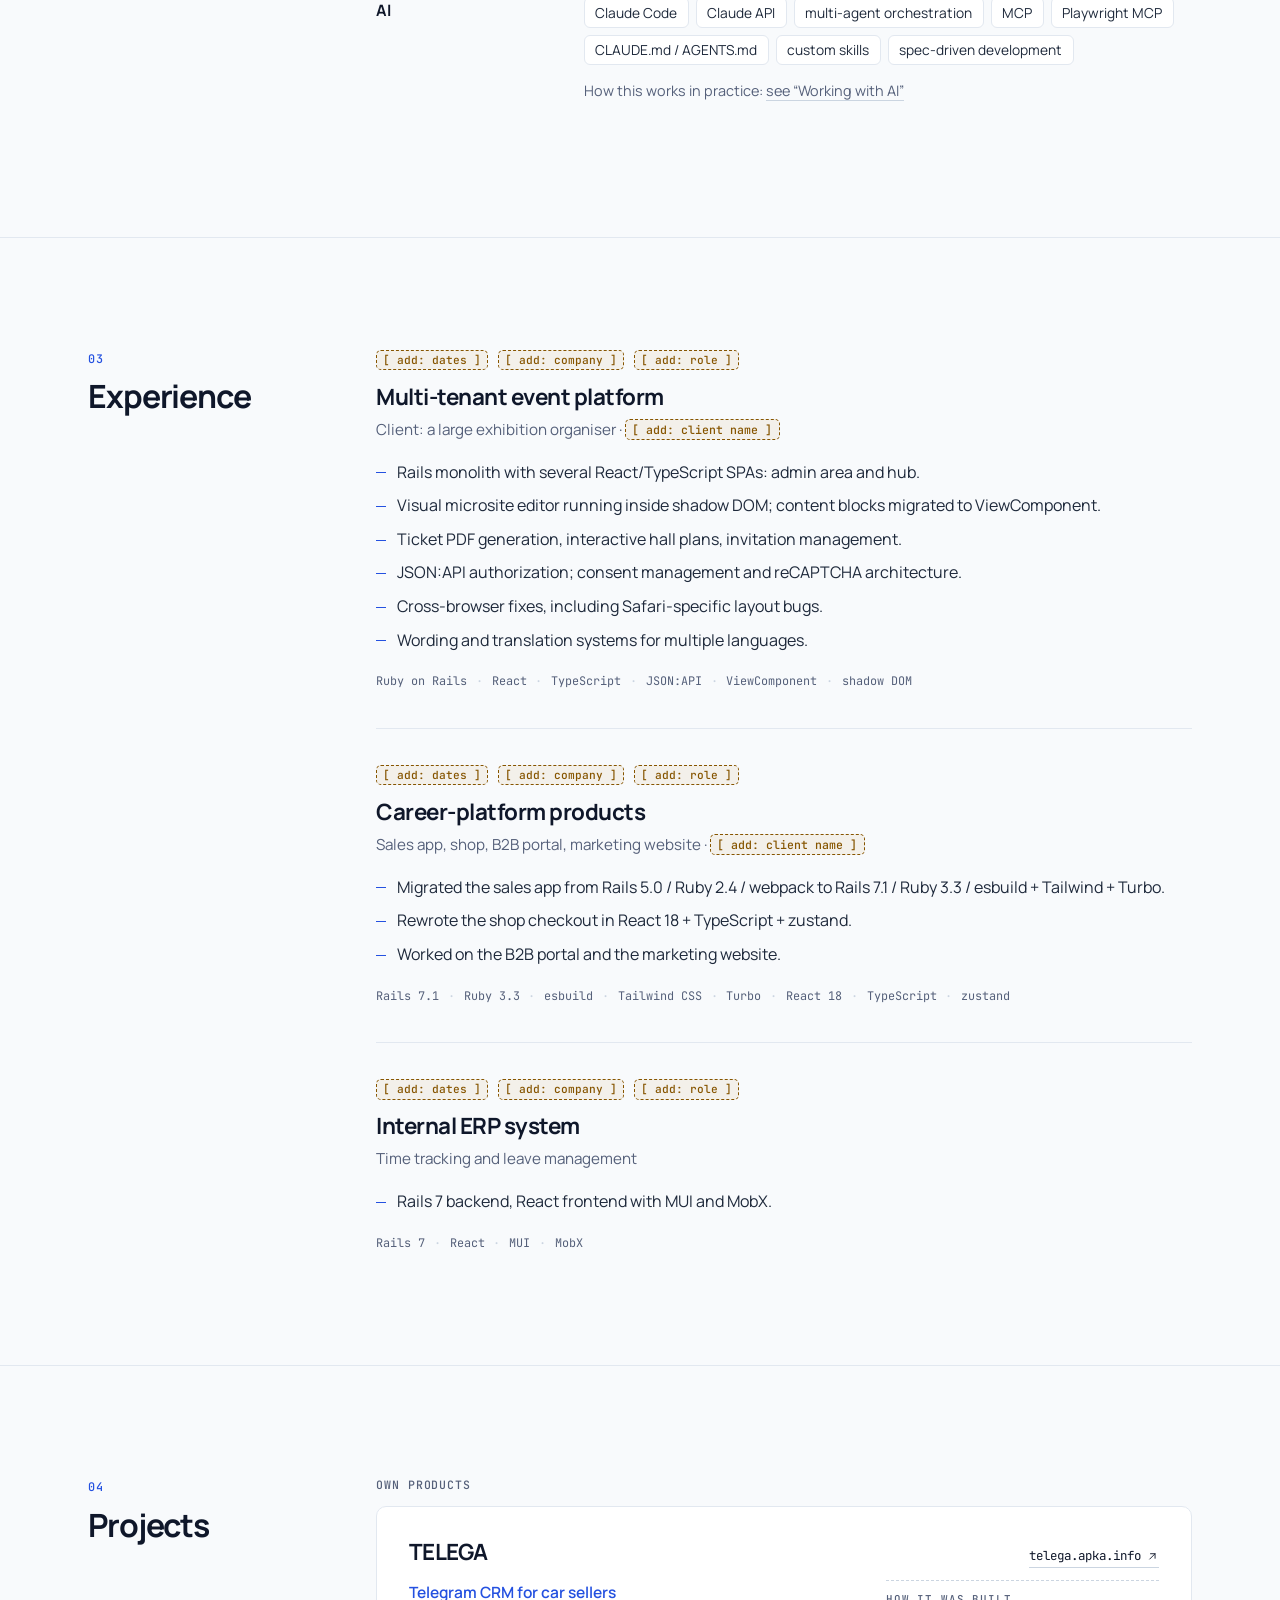
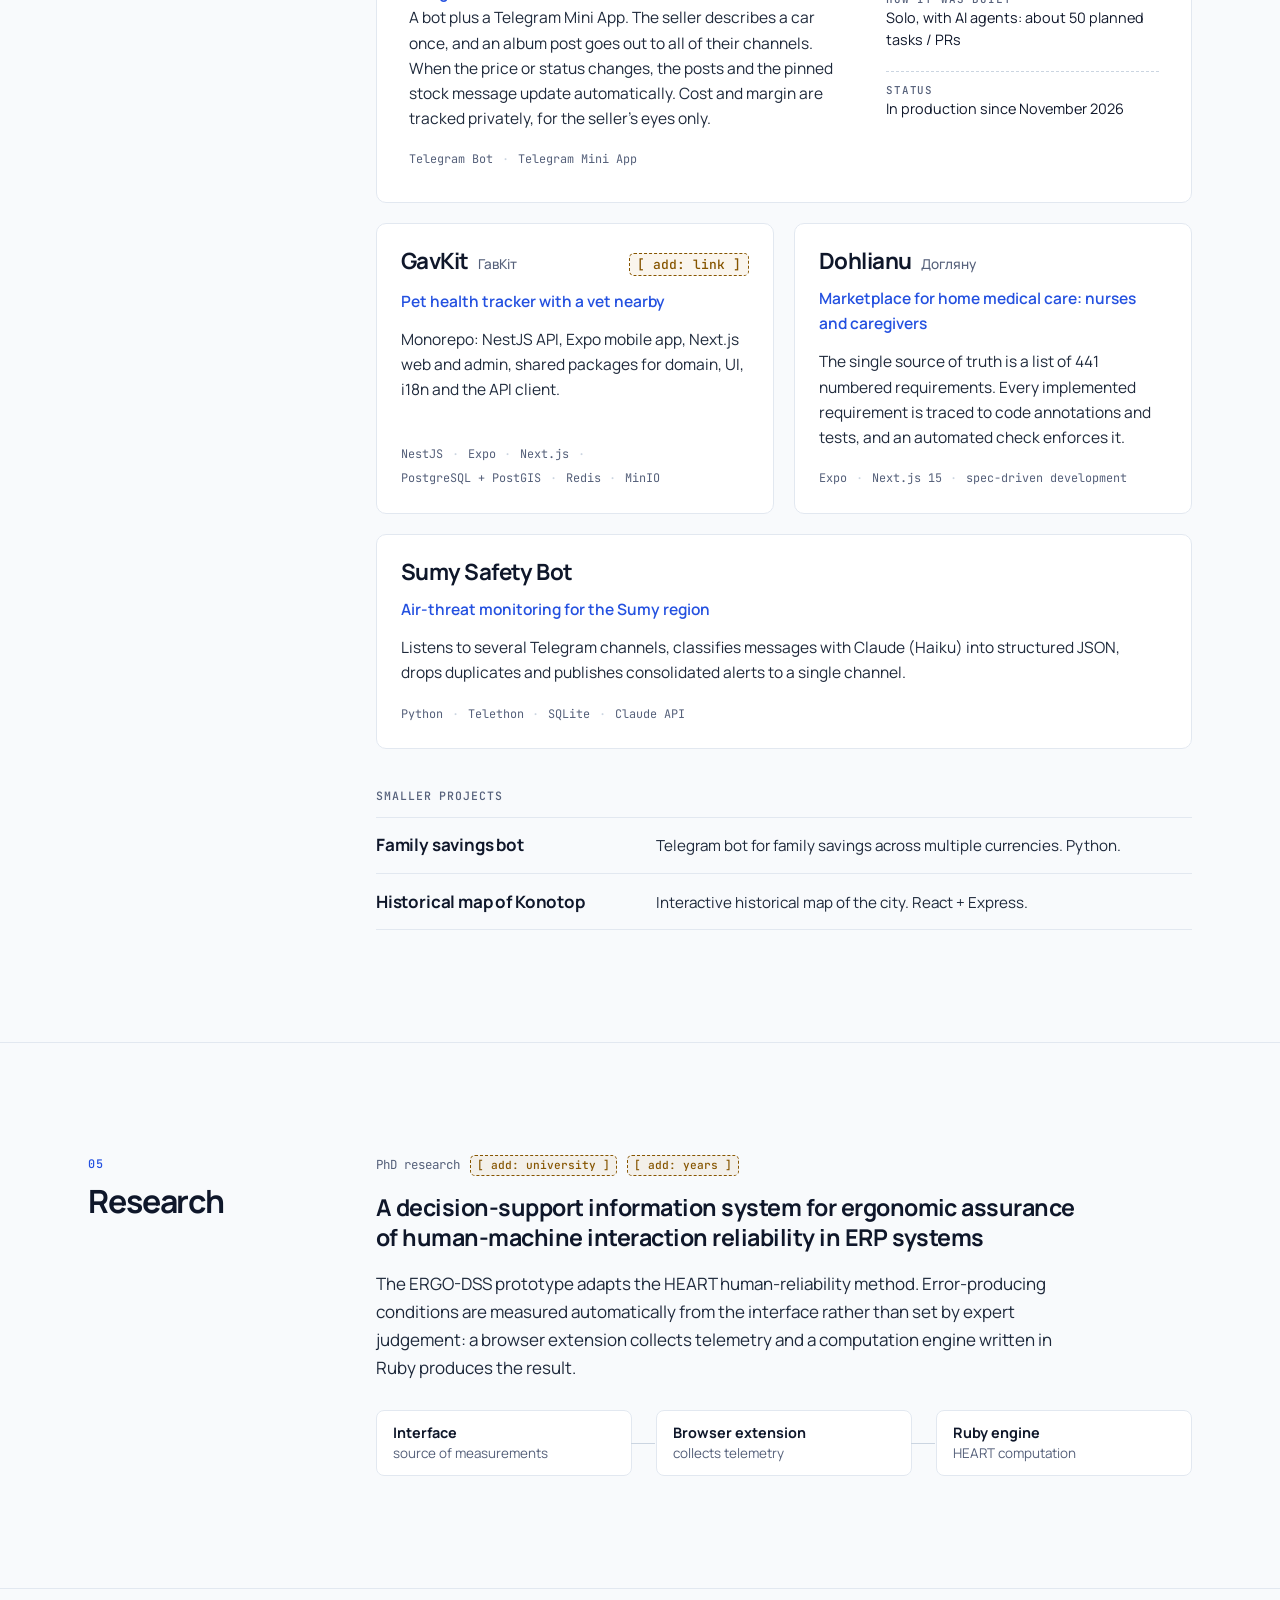
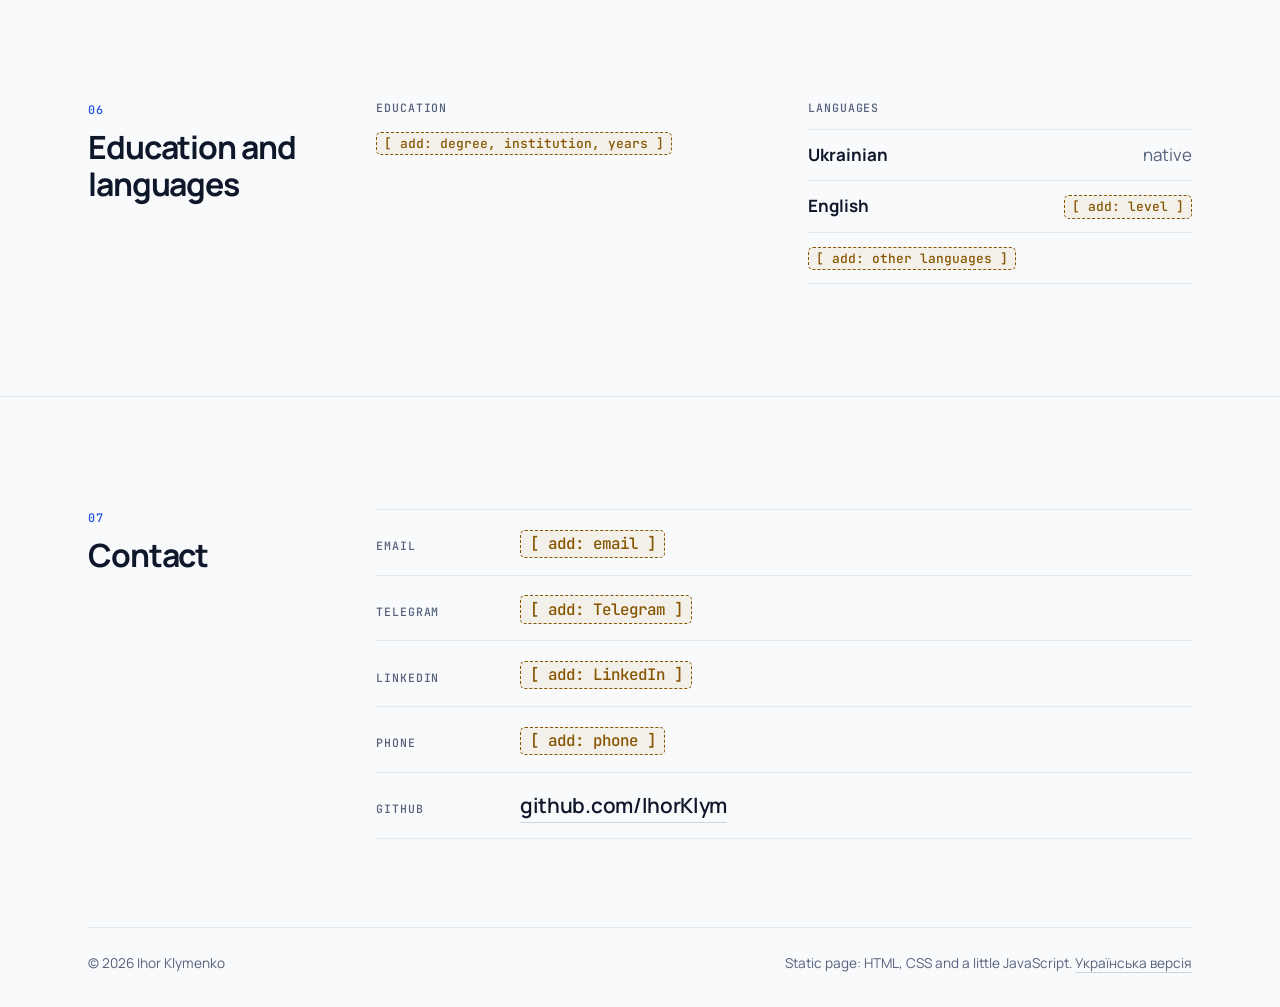
<file: en/index.html>
<!doctype html>
<html lang="en" class="no-js">
<head>
  <meta charset="utf-8">
  <meta name="viewport" content="width=device-width, initial-scale=1">
  <title>Ihor Klymenko · Full-stack engineer (Rails, React, TypeScript)</title>
  <meta name="description" content="Full-stack engineer: Ruby on Rails and React/TypeScript. I build products end to end with AI agents: specs, orchestration, automated verification, human review.">
  <meta name="author" content="Ihor Klymenko">
  <link rel="canonical" href="https://ihorklym.github.io/cv/en/">
  <link rel="alternate" hreflang="uk" href="https://ihorklym.github.io/cv/">
  <link rel="alternate" hreflang="en" href="https://ihorklym.github.io/cv/en/">
  <link rel="alternate" hreflang="x-default" href="https://ihorklym.github.io/cv/">

  <meta name="color-scheme" content="light dark">
  <meta name="theme-color" content="#f8fafc" media="(prefers-color-scheme: light)">
  <meta name="theme-color" content="#0b0f17" media="(prefers-color-scheme: dark)">

  <meta property="og:type" content="profile">
  <meta property="og:site_name" content="Ihor Klymenko · CV">
  <meta property="og:title" content="Ihor Klymenko · Full-stack engineer">
  <meta property="og:description" content="Ruby on Rails and React/TypeScript. I build products end to end with AI agents.">
  <meta property="og:url" content="https://ihorklym.github.io/cv/en/">
  <meta property="og:locale" content="en_US">
  <meta property="og:locale:alternate" content="uk_UA">
  <meta property="og:image" content="https://ihorklym.github.io/cv/assets/og-en.png">
  <meta property="og:image:width" content="1200">
  <meta property="og:image:height" content="630">
  <meta property="og:image:alt" content="Ihor Klymenko, full-stack engineer">
  <meta property="profile:first_name" content="Ihor">
  <meta property="profile:last_name" content="Klymenko">
  <meta name="twitter:card" content="summary_large_image">

  <link rel="icon" href="../assets/favicon.svg" type="image/svg+xml">
  <link rel="apple-touch-icon" href="../assets/apple-touch-icon.png">

  <link rel="preconnect" href="https://fonts.googleapis.com">
  <link rel="preconnect" href="https://fonts.gstatic.com" crossorigin>
  <link rel="stylesheet" href="https://fonts.googleapis.com/css2?family=JetBrains+Mono:wght@400..600&amp;family=Manrope:wght@400..800&amp;display=swap">
  <link rel="stylesheet" href="../assets/style.css">

  <script>
    /* Runs before first paint: saved theme, plus opt-in classes for motion.
       Without JS (or with reduced motion) nothing is ever hidden. */
    (function () {
      var d = document.documentElement;
      d.className = d.className.replace(/\bno-js\b/, 'js');
      try {
        var t = localStorage.getItem('cv-theme');
        if (t === 'light' || t === 'dark') d.setAttribute('data-theme', t);
      } catch (e) {}
      if ('IntersectionObserver' in window && window.matchMedia &&
          !window.matchMedia('(prefers-reduced-motion: reduce)').matches) {
        d.className += ' can-reveal';
        setTimeout(function () {
          if (!window.__cvReveal) d.className = d.className.replace(/\s*can-reveal\b/, '');
        }, 2500);
      }
    })();
  </script>
  <script src="../assets/main.js" defer></script>

  <!-- When LinkedIn is known, add its URL to "sameAs" below. -->
  <script type="application/ld+json">
  {
    "@context": "https://schema.org",
    "@type": "Person",
    "name": "Ihor Klymenko",
    "alternateName": "Ігор Клименко",
    "jobTitle": "Full-stack engineer",
    "url": "https://ihorklym.github.io/cv/en/",
    "sameAs": ["https://github.com/IhorKlym"],
    "knowsAbout": ["Ruby on Rails", "React", "TypeScript", "AI-assisted software development"]
  }
  </script>
</head>
<body id="top">
  <a class="skip-link" href="#main">Skip to content</a>

  <header class="site-header">
    <div class="wrap site-header__inner">
      <a class="brand" href="#top">
        <span class="brand__mark" aria-hidden="true">IK</span>
        <span>Ihor Klymenko</span>
      </a>

      <nav class="nav" aria-label="Page sections">
        <ul>
          <li><a href="#ai">AI</a></li>
          <li><a href="#skills">Skills</a></li>
          <li><a href="#experience">Experience</a></li>
          <li><a href="#projects">Projects</a></li>
          <li><a href="#research">Research</a></li>
          <li><a href="#education">Education</a></li>
          <li><a href="#contact">Contact</a></li>
        </ul>
      </nav>

      <div class="header-tools">
        <nav class="lang-switch" aria-label="Language">
          <a href="../" hreflang="uk" lang="uk" data-lang-link>UA<span class="visually-hidden"> (українська)</span></a>
          <span class="lang-switch__sep" aria-hidden="true">/</span>
          <a href="./" hreflang="en" lang="en" aria-current="page" data-lang-link>EN<span class="visually-hidden"> (English)</span></a>
        </nav>
        <button class="theme-toggle" type="button" aria-pressed="false" title="Dark theme" data-theme-toggle>
          <span class="visually-hidden">Dark theme</span>
          <svg class="icon icon-moon" viewBox="0 0 24 24" aria-hidden="true" focusable="false"><path d="M20 14.6A8.2 8.2 0 1 1 9.4 4a6.6 6.6 0 0 0 10.6 10.6Z"/></svg>
          <svg class="icon icon-sun" viewBox="0 0 24 24" aria-hidden="true" focusable="false"><circle cx="12" cy="12" r="4"/><path d="M12 2.8v1.9M12 19.3v1.9M4.9 4.9l1.3 1.3M17.8 17.8l1.3 1.3M2.8 12h1.9M19.3 12h1.9M4.9 19.1l1.3-1.3M17.8 6.2l1.3-1.3"/></svg>
        </button>
      </div>
    </div>
    <div class="progress" aria-hidden="true"></div>
  </header>

  <main id="main" tabindex="-1">

    <!-- Hero -->
    <section class="hero" aria-labelledby="hero-title">
      <div class="wrap hero__grid">
        <div class="hero__main">
          <p class="eyebrow hero__eyebrow hero-in" style="--d:0"><span>CV</span><span>Ruby on Rails · React · TypeScript</span></p>
          <h1 id="hero-title" class="hero-in" style="--d:1">Ihor Klymenko</h1>
          <p class="hero__role hero-in" style="--d:2">Full-stack engineer. I build products end to end <em>with AI agents</em>.</p>
          <p class="hero__about hero-in" style="--d:3">I work on Rails backends, React and TypeScript frontends, Expo mobile apps, Telegram bots and Mini Apps. I ship my own products solo: agents write most of the code, while architecture, verification and review stay with me. My PhD research is on the reliability of human-machine interaction in ERP systems.</p>

          <!-- Contacts: replace each placeholder <span class="placeholder" ...> with the real value, e.g.
               <a class="link" href="mailto:name@example.com">name@example.com</a>
               <a class="link" href="tel:+380000000000">+380 00 000 00 00</a>
               <a class="link" href="https://t.me/username">@username</a> -->
          <dl class="facts hero-in" style="--d:4">
            <div>
              <dt>Location</dt>
              <dd>Ukraine <span class="placeholder" data-todo="city">[ add: city ]</span></dd>
            </div>
            <div class="todo-wrap">
              <dt>Experience</dt>
              <dd><span class="placeholder" data-todo="years-experience">[ add: years of experience ]</span></dd>
            </div>
            <div class="todo-wrap">
              <dt>Email</dt>
              <dd><span class="placeholder" data-todo="email">[ add: email ]</span></dd>
            </div>
            <div class="todo-wrap">
              <dt>Phone</dt>
              <dd><span class="placeholder" data-todo="phone">[ add: phone ]</span></dd>
            </div>
            <div class="todo-wrap">
              <dt>Telegram</dt>
              <dd><span class="placeholder" data-todo="telegram">[ add: Telegram ]</span></dd>
            </div>
            <div class="todo-wrap">
              <dt>LinkedIn</dt>
              <dd><span class="placeholder" data-todo="linkedin">[ add: LinkedIn ]</span></dd>
            </div>
          </dl>

          <div class="hero__actions hero-in" style="--d:5">
            <a class="btn btn--solid" href="https://github.com/IhorKlym" rel="me">
              github.com/IhorKlym
              <svg class="icon" viewBox="0 0 24 24" aria-hidden="true" focusable="false"><path d="M7 17 17 7M8.5 7H17v8.5"/></svg>
            </a>
            <!-- When the PDF exists, replace this <span> with:
                 <a class="btn" href="../assets/ihor-klymenko-cv-en.pdf" download>
                   <svg class="icon" viewBox="0 0 24 24" aria-hidden="true" focusable="false"><path d="M12 4v11m0 0-4.5-4.5M12 15l4.5-4.5M5 19.5h14"/></svg>
                   CV as PDF
                 </a> -->
            <span class="btn btn--todo todo-wrap">
              <svg class="icon" viewBox="0 0 24 24" aria-hidden="true" focusable="false"><path d="M12 4v11m0 0-4.5-4.5M12 15l4.5-4.5M5 19.5h14"/></svg>
              CV as PDF
              <span class="placeholder" data-todo="cv-pdf">[ add: PDF file ]</span>
            </span>
          </div>
          <p class="print-only hero__online">Online version: ihorklym.github.io/cv/en</p>
        </div>

        <!-- Photo slot. To use a photo, replace the <span class="portrait__mono"> below with:
             <img src="../assets/photo.jpg" alt="Ihor Klymenko" width="416" height="520">
             (in the root index.html the path is assets/photo.jpg) and remove aria-hidden from this div. -->
        <div class="portrait hero-in" style="--d:2" data-todo="photo" aria-hidden="true">
          <span class="portrait__mono">IK</span>
        </div>
      </div>
    </section>

    <!-- 01 Working with AI -->
    <section class="section section--feature" id="ai" aria-labelledby="ai-title">
      <div class="wrap section__grid">
        <div class="section__head">
          <span class="section__num">01</span>
          <h2 class="section__title" id="ai-title">Working with AI</h2>
        </div>
        <div class="section__body">
          <p class="lead reveal">I use Claude Code every day as my primary development environment. Agents write most of the code; I act as architect, reviewer and integrator: I frame the task, break it into steps, check the result and decide what makes it into main.</p>

          <ol class="principles">
            <li class="principle reveal">
              <span class="principle__num">01</span>
              <h3 class="principle__title">Orchestrator and sub-agents</h3>
              <p>One session plans the work and verifies the result; separate sub-agents write the code and run independent reviews. I pick the model per task: a heavier one for substantive changes, a lighter one for routine work.</p>
            </li>
            <li class="principle reveal">
              <span class="principle__num">02</span>
              <h3 class="principle__title">Agent-ready repositories</h3>
              <p>Harness engineering: conventions in CLAUDE.md and AGENTS.md, persistent project memory of decisions made and known pitfalls, and custom skills. Among them: an engineering-strategy framework, a repository harness audit, and a browser-automation skill that fills in time tracking through Playwright MCP.</p>
            </li>
            <li class="principle reveal">
              <span class="principle__num">03</span>
              <h3 class="principle__title">The spec is the source of truth</h3>
              <p>Numbered requirements define what gets built. Requirement IDs go into code annotations and tests, and an automated check shows what is covered and what is not. The rule is simple: one step, one session, one pull request.</p>
            </li>
            <li class="principle reveal">
              <span class="principle__num">04</span>
              <h3 class="principle__title">Scheduled agents</h3>
              <p>Every day a scheduled agent goes through the GitHub issues assigned to me. Simple ones it ships as pull requests after a real local test run; for complex ones it writes an analysis. It never merges anything on its own.</p>
            </li>
            <li class="principle reveal">
              <span class="principle__num">05</span>
              <h3 class="principle__title">Verification over trust</h3>
              <p>Tests and CI on GitHub Actions, end-to-end checks through Playwright and MCP, headless runs plus real Safari and Chrome, screenshots from real devices. Every pull request is reviewed and merged by a human.</p>
            </li>
            <li class="principle reveal">
              <span class="principle__num">06</span>
              <h3 class="principle__title">LLMs inside the product</h3>
              <p>For me AI is not only a development tool. In Sumy Safety Bot, Claude Haiku classifies messages from several Telegram channels into structured JSON; the pipeline then de-duplicates them and posts one consolidated alert to a channel.</p>
            </li>
          </ol>

          <div class="loop reveal">
            <h3 class="eyebrow">Typical loop</h3>
            <ol class="loop__steps">
              <li class="loop__step" style="--i:0">
                <span class="loop__idx">1</span>
                <span class="loop__name">Spec</span>
                <span class="loop__note">numbered requirements with IDs</span>
              </li>
              <li class="loop__step" style="--i:1">
                <span class="loop__idx">2</span>
                <span class="loop__name">Plan</span>
                <span class="loop__note">steps the size of one PR</span>
              </li>
              <li class="loop__step" style="--i:2">
                <span class="loop__idx">3</span>
                <span class="loop__name">Agents implement</span>
                <span class="loop__note">sub-agents, model per task</span>
              </li>
              <li class="loop__step" style="--i:3">
                <span class="loop__idx">4</span>
                <span class="loop__name">Automated verification</span>
                <span class="loop__note">tests, CI, real browsers</span>
              </li>
              <li class="loop__step loop__step--human" style="--i:4">
                <span class="loop__idx">5</span>
                <span class="loop__name">Human review and merge</span>
                <span class="loop__note">agents never merge</span>
              </li>
            </ol>
          </div>

          <div class="outcome reveal">
            <p class="outcome__text"><strong>What it adds up to.</strong> I take a complete product to production on my own (API, bot, worker, mini app, infrastructure, docs), a scope that would normally need a small team.</p>
            <ul class="stats">
              <li class="stat">
                <span class="stat__value">~50</span>
                <span class="stat__label">planned tasks / PRs behind TELEGA, the whole product built solo</span>
              </li>
              <li class="stat">
                <span class="stat__value">441</span>
                <span class="stat__label">numbered requirements in Dohlianu, each implemented one traced to code and tests</span>
              </li>
              <li class="stat todo-wrap">
                <span class="placeholder" data-todo="ai-metric">[ add: metric, e.g. PRs per month ]</span>
              </li>
            </ul>
          </div>
        </div>
      </div>
    </section>

    <!-- 02 Skills -->
    <section class="section" id="skills" aria-labelledby="skills-title">
      <div class="wrap section__grid">
        <div class="section__head">
          <span class="section__num">02</span>
          <h2 class="section__title" id="skills-title">Skills</h2>
        </div>
        <div class="section__body">
          <div class="skill-group reveal">
            <h3 class="skill-group__title">Backend</h3>
            <ul class="tags">
              <li>Ruby on Rails (5–7.1)</li>
              <li>JSON:API</li>
              <li>Pundit</li>
              <li>Sidekiq</li>
              <li>ViewComponent</li>
              <li>Turbo / Stimulus</li>
              <li>PostgreSQL / PostGIS</li>
              <li>Redis</li>
              <li>Node.js</li>
              <li>NestJS</li>
              <li>Drizzle ORM</li>
              <li>Python</li>
            </ul>
          </div>
          <div class="skill-group reveal">
            <h3 class="skill-group__title">Frontend</h3>
            <ul class="tags">
              <li>React 18</li>
              <li>TypeScript</li>
              <li>Next.js 15</li>
              <li>Tailwind CSS</li>
              <li>zustand</li>
              <li>MobX</li>
              <li>MUI</li>
              <li>react-hook-form</li>
              <li>i18next</li>
              <li>shadow DOM / embedded editors</li>
              <li>Leaflet</li>
            </ul>
          </div>
          <div class="skill-group reveal">
            <h3 class="skill-group__title">Mobile and platforms</h3>
            <ul class="tags">
              <li>Expo / React Native</li>
              <li>NativeWind</li>
              <li>Telegram Bots</li>
              <li>Telegram Mini Apps</li>
              <li>Chrome extensions (Manifest V3)</li>
            </ul>
          </div>
          <div class="skill-group reveal">
            <h3 class="skill-group__title">Testing and quality</h3>
            <ul class="tags">
              <li>RSpec</li>
              <li>Cucumber</li>
              <li>headless testing: Cuprite / Ferrum, Playwright</li>
              <li>debugging in real Safari and Chrome</li>
              <li>CI on GitHub Actions</li>
            </ul>
          </div>
          <div class="skill-group reveal">
            <h3 class="skill-group__title">Tooling and infra</h3>
            <ul class="tags">
              <li>Docker</li>
              <li>pnpm monorepos</li>
              <li>esbuild</li>
              <li>Bun</li>
              <li>webpack</li>
              <li>deploys via GitHub Actions</li>
            </ul>
          </div>
          <div class="skill-group reveal">
            <h3 class="skill-group__title">AI</h3>
            <div>
              <ul class="tags">
                <li>Claude Code</li>
                <li>Claude API</li>
                <li>multi-agent orchestration</li>
                <li>MCP</li>
                <li>Playwright MCP</li>
                <li>CLAUDE.md / AGENTS.md</li>
                <li>custom skills</li>
                <li>spec-driven development</li>
              </ul>
              <p class="skill-group__more">How this works in practice: <a class="link" href="#ai">see “Working with AI”</a></p>
            </div>
          </div>
        </div>
      </div>
    </section>

    <!-- 03 Experience. Employer, role and dates are placeholders: replace each
         <span class="placeholder" ...> with plain text, e.g. <span>2022–2025</span>. -->
    <section class="section" id="experience" aria-labelledby="experience-title">
      <div class="wrap section__grid">
        <div class="section__head">
          <span class="section__num">03</span>
          <h2 class="section__title" id="experience-title">Experience</h2>
        </div>
        <div class="section__body">
          <article class="job reveal">
            <p class="job__meta">
              <span class="placeholder" data-todo="job-1-dates">[ add: dates ]</span>
              <span class="placeholder" data-todo="job-1-employer">[ add: company ]</span>
              <span class="placeholder" data-todo="job-1-role">[ add: role ]</span>
            </p>
            <h3 class="job__title">Multi-tenant event platform</h3>
            <p class="job__context">Client: a large exhibition organiser<span class="todo-wrap"> · <span class="placeholder" data-todo="job-1-client">[ add: client name ]</span></span></p>
            <ul class="job__list">
              <li>Rails monolith with several React/TypeScript SPAs: admin area and hub.</li>
              <li>Visual microsite editor running inside shadow DOM; content blocks migrated to ViewComponent.</li>
              <li>Ticket PDF generation, interactive hall plans, invitation management.</li>
              <li>JSON:API authorization; consent management and reCAPTCHA architecture.</li>
              <li>Cross-browser fixes, including Safari-specific layout bugs.</li>
              <li>Wording and translation systems for multiple languages.</li>
            </ul>
            <ul class="stack">
              <li>Ruby on Rails</li>
              <li>React</li>
              <li>TypeScript</li>
              <li>JSON:API</li>
              <li>ViewComponent</li>
              <li>shadow DOM</li>
            </ul>
          </article>

          <article class="job reveal">
            <p class="job__meta">
              <span class="placeholder" data-todo="job-2-dates">[ add: dates ]</span>
              <span class="placeholder" data-todo="job-2-employer">[ add: company ]</span>
              <span class="placeholder" data-todo="job-2-role">[ add: role ]</span>
            </p>
            <h3 class="job__title">Career-platform products</h3>
            <p class="job__context">Sales app, shop, B2B portal, marketing website<span class="todo-wrap"> · <span class="placeholder" data-todo="job-2-client">[ add: client name ]</span></span></p>
            <ul class="job__list">
              <li>Migrated the sales app from Rails 5.0 / Ruby 2.4 / webpack to Rails 7.1 / Ruby 3.3 / esbuild + Tailwind + Turbo.</li>
              <li>Rewrote the shop checkout in React 18 + TypeScript + zustand.</li>
              <li>Worked on the B2B portal and the marketing website.</li>
            </ul>
            <ul class="stack">
              <li>Rails 7.1</li>
              <li>Ruby 3.3</li>
              <li>esbuild</li>
              <li>Tailwind CSS</li>
              <li>Turbo</li>
              <li>React 18</li>
              <li>TypeScript</li>
              <li>zustand</li>
            </ul>
          </article>

          <article class="job reveal">
            <p class="job__meta">
              <span class="placeholder" data-todo="job-3-dates">[ add: dates ]</span>
              <span class="placeholder" data-todo="job-3-employer">[ add: company ]</span>
              <span class="placeholder" data-todo="job-3-role">[ add: role ]</span>
            </p>
            <h3 class="job__title">Internal ERP system</h3>
            <p class="job__context">Time tracking and leave management</p>
            <ul class="job__list">
              <li>Rails 7 backend, React frontend with MUI and MobX.</li>
            </ul>
            <ul class="stack">
              <li>Rails 7</li>
              <li>React</li>
              <li>MUI</li>
              <li>MobX</li>
            </ul>
          </article>
        </div>
      </div>
    </section>

    <!-- 04 Projects -->
    <section class="section" id="projects" aria-labelledby="projects-title">
      <div class="wrap section__grid">
        <div class="section__head">
          <span class="section__num">04</span>
          <h2 class="section__title" id="projects-title">Projects</h2>
        </div>
        <div class="section__body">
          <h3 class="sub-title reveal">Own products</h3>
          <div class="projects">
            <article class="project project--featured reveal">
              <div class="project__head">
                <h3 class="project__title">TELEGA</h3>
                <a class="project__link link" href="https://telega.apka.info">
                  telega.apka.info
                  <svg class="icon" viewBox="0 0 24 24" aria-hidden="true" focusable="false"><path d="M7 17 17 7M8.5 7H17v8.5"/></svg>
                </a>
              </div>
              <div class="project__body">
                <div>
                  <p class="project__kicker">Telegram CRM for car sellers</p>
                  <p>A bot plus a Telegram Mini App. The seller describes a car once, and an album post goes out to all of their channels. When the price or status changes, the posts and the pinned stock message update automatically. Cost and margin are tracked privately, for the seller’s eyes only.</p>
                </div>
                <ul class="project__facts">
                  <li><strong>How it was built</strong>Solo, with AI agents: about 50 planned tasks / PRs</li>
                  <li><strong>Status</strong>In production since November 2026</li>
                </ul>
              </div>
              <ul class="stack">
                <li>Telegram Bot</li>
                <li>Telegram Mini App</li>
              </ul>
            </article>

            <article class="project reveal">
              <div class="project__head">
                <h3 class="project__title">GavKit <small lang="uk">ГавКіт</small></h3>
                <span class="placeholder" data-todo="gavkit-link">[ add: link ]</span>
              </div>
              <p class="project__kicker">Pet health tracker with a vet nearby</p>
              <p>Monorepo: NestJS API, Expo mobile app, Next.js web and admin, shared packages for domain, UI, i18n and the API client.</p>
              <ul class="stack">
                <li>NestJS</li>
                <li>Expo</li>
                <li>Next.js</li>
                <li>PostgreSQL + PostGIS</li>
                <li>Redis</li>
                <li>MinIO</li>
              </ul>
            </article>

            <article class="project reveal">
              <div class="project__head">
                <h3 class="project__title">Dohlianu <small lang="uk">Догляну</small></h3>
              </div>
              <p class="project__kicker">Marketplace for home medical care: nurses and caregivers</p>
              <p>The single source of truth is a list of 441 numbered requirements. Every implemented requirement is traced to code annotations and tests, and an automated check enforces it.</p>
              <ul class="stack">
                <li>Expo</li>
                <li>Next.js 15</li>
                <li>spec-driven development</li>
              </ul>
            </article>

            <article class="project project--wide reveal">
              <div class="project__head">
                <h3 class="project__title">Sumy Safety Bot</h3>
              </div>
              <p class="project__kicker">Air-threat monitoring for the Sumy region</p>
              <p>Listens to several Telegram channels, classifies messages with Claude (Haiku) into structured JSON, drops duplicates and publishes consolidated alerts to a single channel.</p>
              <ul class="stack">
                <li>Python</li>
                <li>Telethon</li>
                <li>SQLite</li>
                <li>Claude API</li>
              </ul>
            </article>
          </div>

          <div class="minor reveal">
            <h3 class="sub-title">Smaller projects</h3>
            <ul class="minor__list">
              <li>
                <span class="minor__name">Family savings bot</span>
                <span class="minor__desc">Telegram bot for family savings across multiple currencies. Python.</span>
              </li>
              <li>
                <span class="minor__name">Historical map of Konotop</span>
                <span class="minor__desc">Interactive historical map of the city. React + Express.</span>
              </li>
            </ul>
          </div>
        </div>
      </div>
    </section>

    <!-- 05 Research -->
    <section class="section" id="research" aria-labelledby="research-title">
      <div class="wrap section__grid">
        <div class="section__head">
          <span class="section__num">05</span>
          <h2 class="section__title" id="research-title">Research</h2>
        </div>
        <div class="section__body">
          <article class="research reveal">
            <p class="research__meta">
              <span>PhD research</span>
              <span class="placeholder" data-todo="phd-university">[ add: university ]</span>
              <span class="placeholder" data-todo="phd-years">[ add: years ]</span>
            </p>
            <h3 class="research__title">A decision-support information system for ergonomic assurance of human-machine interaction reliability in ERP systems</h3>
            <p class="research__text">The ERGO-DSS prototype adapts the HEART human-reliability method. Error-producing conditions are measured automatically from the interface rather than set by expert judgement: a browser extension collects telemetry and a computation engine written in Ruby produces the result.</p>
            <ol class="pipeline">
              <li><strong>Interface</strong><span>source of measurements</span></li>
              <li><strong>Browser extension</strong><span>collects telemetry</span></li>
              <li><strong>Ruby engine</strong><span>HEART computation</span></li>
            </ol>
          </article>
        </div>
      </div>
    </section>

    <!-- 06 Education and languages -->
    <section class="section" id="education" aria-labelledby="education-title">
      <div class="wrap section__grid">
        <div class="section__head">
          <span class="section__num">06</span>
          <h2 class="section__title" id="education-title">Education and languages</h2>
        </div>
        <div class="section__body edu-grid">
          <div class="todo-wrap reveal">
            <h3 class="sub-title">Education</h3>
            <p><span class="placeholder" data-todo="education">[ add: degree, institution, years ]</span></p>
          </div>
          <div class="reveal">
            <h3 class="sub-title">Languages</h3>
            <dl class="lang-list">
              <div>
                <dt>Ukrainian</dt>
                <dd>native</dd>
              </div>
              <div class="todo-wrap">
                <dt>English</dt>
                <dd><span class="placeholder" data-todo="english-level">[ add: level ]</span></dd>
              </div>
              <div class="todo-wrap">
                <dt><span class="placeholder" data-todo="other-languages">[ add: other languages ]</span></dt>
                <dd></dd>
              </div>
            </dl>
          </div>
        </div>
      </div>
    </section>
  </main>

  <!-- 07 Contact -->
  <footer class="site-footer" id="contact" aria-labelledby="contact-title">
    <div class="wrap">
      <div class="section__grid">
        <div class="section__head">
          <span class="section__num">07</span>
          <h2 class="section__title" id="contact-title">Contact</h2>
        </div>
        <div class="section__body">
          <ul class="contact-list">
            <li class="todo-wrap reveal">
              <span class="contact-list__label">Email</span>
              <span class="contact-list__value"><span class="placeholder" data-todo="email">[ add: email ]</span></span>
            </li>
            <li class="todo-wrap reveal">
              <span class="contact-list__label">Telegram</span>
              <span class="contact-list__value"><span class="placeholder" data-todo="telegram">[ add: Telegram ]</span></span>
            </li>
            <li class="todo-wrap reveal">
              <span class="contact-list__label">LinkedIn</span>
              <span class="contact-list__value"><span class="placeholder" data-todo="linkedin">[ add: LinkedIn ]</span></span>
            </li>
            <li class="todo-wrap reveal">
              <span class="contact-list__label">Phone</span>
              <span class="contact-list__value"><span class="placeholder" data-todo="phone">[ add: phone ]</span></span>
            </li>
            <li class="reveal">
              <span class="contact-list__label">GitHub</span>
              <a class="contact-list__value link" href="https://github.com/IhorKlym" rel="me">github.com/IhorKlym</a>
            </li>
          </ul>
        </div>
      </div>

      <div class="footer__bottom">
        <p>© 2026 Ihor Klymenko</p>
        <p class="no-print">Static page: HTML, CSS and a little JavaScript. <a class="link" href="../" hreflang="uk" lang="uk">Українська версія</a></p>
      </div>
    </div>
  </footer>
</body>
</html>
</file>
<file: assets/style.css>
/*
  Ihor Klymenko / Ігор Клименко: CV
  Shared stylesheet for /index.html (uk) and /en/index.html (en).
  Plain CSS, no build step.
*/

/* ---------------------------------------------------------------
   1. Tokens
   --------------------------------------------------------------- */

:root {
  --bg: #f8fafc;
  --surface: #ffffff;
  --fg: #0f172a;
  --fg-soft: #1e293b;
  --muted: #55607a;
  --rule: #e2e8f0;
  --rule-strong: #cbd5e1;
  --accent: #2451e0;
  --accent-wash: rgba(36, 81, 224, 0.08);
  --todo: #865500;
  --todo-wash: rgba(176, 118, 0, 0.07);
  --shadow: 0 1px 2px rgba(20, 22, 25, 0.04), 0 10px 28px -16px rgba(20, 22, 25, 0.18);

  --font-sans: "Manrope", ui-sans-serif, system-ui, -apple-system, "Segoe UI", Roboto, "Helvetica Neue", Arial, sans-serif;
  --font-mono: "JetBrains Mono", ui-monospace, "SFMono-Regular", Menlo, Consolas, monospace;

  --wrap: 74rem;
  --gutter: clamp(1rem, 4vw, 2.5rem);
  --header-h: 3.5rem;
  --radius: 10px;
  --ease: cubic-bezier(0.2, 0.7, 0.2, 1);

  color-scheme: light;
}

@media (prefers-color-scheme: dark) {
  :root:not([data-theme="light"]) {
    --bg: #0b0f17;
    --surface: #111722;
    --fg: #e6eaf2;
    --fg-soft: #c3cad8;
    --muted: #8f9bb0;
    --rule: #1e2633;
    --rule-strong: #333e50;
    --accent: #7aa2ff;
    --accent-wash: rgba(122, 162, 255, 0.09);
    --todo: #e0b45e;
    --todo-wash: rgba(224, 180, 94, 0.08);
    --shadow: 0 1px 2px rgba(0, 0, 0, 0.3), 0 12px 32px -16px rgba(0, 0, 0, 0.7);
    color-scheme: dark;
  }
}

:root[data-theme="dark"] {
  --bg: #0b0f17;
  --surface: #111722;
  --fg: #e6eaf2;
  --fg-soft: #c3cad8;
  --muted: #8f9bb0;
  --rule: #1e2633;
  --rule-strong: #333e50;
  --accent: #7aa2ff;
  --accent-wash: rgba(122, 162, 255, 0.09);
  --todo: #e0b45e;
  --todo-wash: rgba(224, 180, 94, 0.08);
  --shadow: 0 1px 2px rgba(0, 0, 0, 0.3), 0 12px 32px -16px rgba(0, 0, 0, 0.7);
  color-scheme: dark;
}

/* ---------------------------------------------------------------
   2. Base
   --------------------------------------------------------------- */

*,
*::before,
*::after {
  box-sizing: border-box;
}

html {
  -webkit-text-size-adjust: 100%;
  text-size-adjust: 100%;
  scroll-padding-top: calc(var(--header-h) + 1.5rem);
}

@media (prefers-reduced-motion: no-preference) {
  html {
    scroll-behavior: smooth;
  }
}

body {
  margin: 0;
  min-height: 100vh;
  background: var(--bg);
  color: var(--fg);
  font-family: var(--font-sans);
  font-size: 1.0625rem;
  font-weight: 400;
  line-height: 1.65;
  font-feature-settings: "kern";
  -webkit-font-smoothing: antialiased;
  -moz-osx-font-smoothing: grayscale;
  text-rendering: optimizeLegibility;
  overflow-wrap: break-word;
  transition: background-color 0.3s ease, color 0.3s ease;
}

img,
svg {
  display: block;
  max-width: 100%;
}

h1,
h2,
h3 {
  margin: 0;
  font-weight: 700;
  line-height: 1.15;
  letter-spacing: -0.02em;
  text-wrap: balance;
}

p {
  margin: 0;
  text-wrap: pretty;
}

ul,
ol,
dl,
dd {
  margin: 0;
  padding: 0;
}

a {
  color: inherit;
}

::selection {
  background: var(--accent);
  color: var(--bg);
}

:focus-visible {
  outline: 2px solid var(--accent);
  outline-offset: 3px;
  border-radius: 3px;
}

.visually-hidden {
  position: absolute !important;
  width: 1px;
  height: 1px;
  margin: -1px;
  padding: 0;
  overflow: hidden;
  clip: rect(0 0 0 0);
  white-space: nowrap;
  border: 0;
}

.print-only {
  display: none;
}

.wrap {
  width: 100%;
  max-width: var(--wrap);
  margin-inline: auto;
  padding-inline: var(--gutter);
}

/* Single-column grids must never grow past the viewport on small screens.
   Wider layouts are set further down, inside min-width media queries. */
.hero__grid,
.section__grid,
.principles,
.loop__steps,
.stats,
.skill-group,
.projects,
.project--featured .project__body,
.minor__list li,
.pipeline,
.edu-grid,
.job__list,
.project__facts {
  grid-template-columns: minmax(0, 1fr);
}

.eyebrow {
  font-family: var(--font-mono);
  font-size: 0.72rem;
  font-weight: 500;
  letter-spacing: 0.08em;
  text-transform: uppercase;
  color: var(--muted);
}

.icon {
  width: 1em;
  height: 1em;
  flex: none;
  fill: none;
  stroke: currentColor;
  stroke-width: 1.7;
  stroke-linecap: round;
  stroke-linejoin: round;
}

main:focus {
  outline: none;
}

/* Text link with a drawn underline: a quiet rule at rest, an accent rule draws over it on hover. */
.link {
  color: inherit;
  text-decoration: none;
  background-image: linear-gradient(var(--accent), var(--accent)), linear-gradient(var(--rule-strong), var(--rule-strong));
  background-repeat: no-repeat;
  background-position: 0 100%, 0 100%;
  background-size: 0% 1px, 100% 1px;
  padding-bottom: 1px;
  transition: background-size 0.4s var(--ease), color 0.2s ease;
}

.link:hover {
  color: var(--accent);
  background-size: 100% 1px, 100% 1px;
}

/* ---------------------------------------------------------------
   3. Placeholders (missing facts). Grep: data-todo
   --------------------------------------------------------------- */

.placeholder {
  display: inline-block;
  max-width: 100%;
  padding: 0.08em 0.55em;
  border: 1px dashed var(--todo);
  border-radius: 5px;
  background: var(--todo-wash);
  color: var(--todo);
  font-family: var(--font-mono);
  font-size: max(0.7rem, 0.76em);
  font-weight: 500;
  line-height: 1.5;
  letter-spacing: 0;
  text-transform: none;
  vertical-align: 0.08em;
}

/* ---------------------------------------------------------------
   4. Skip link, header, progress
   --------------------------------------------------------------- */

.skip-link {
  position: absolute;
  top: 0.6rem;
  left: var(--gutter);
  z-index: 100;
  padding: 0.55rem 0.9rem;
  border-radius: 6px;
  background: var(--fg);
  color: var(--bg);
  font-size: 0.9rem;
  font-weight: 600;
  text-decoration: none;
  transform: translateY(-200%);
  transition: transform 0.2s var(--ease);
}

.skip-link:focus {
  transform: none;
}

.site-header {
  position: sticky;
  top: 0;
  z-index: 50;
  background: var(--bg);
  border-bottom: 1px solid var(--rule);
  transition: background-color 0.3s ease;
}

.site-header__inner {
  display: flex;
  align-items: center;
  gap: 1rem;
  height: var(--header-h);
}

.brand {
  display: inline-flex;
  align-items: center;
  gap: 0.65rem;
  min-width: 0;
  font-size: 0.95rem;
  font-weight: 700;
  letter-spacing: -0.01em;
  white-space: nowrap;
  text-decoration: none;
}

.brand__mark {
  display: grid;
  place-items: center;
  width: 1.85rem;
  height: 1.85rem;
  flex: none;
  border: 1px solid currentColor;
  border-radius: 6px;
  font-family: var(--font-mono);
  font-size: 0.66rem;
  font-weight: 600;
  letter-spacing: 0.02em;
  transition: background-color 0.25s ease, color 0.25s ease;
}

.brand:hover .brand__mark {
  background: var(--fg);
  color: var(--bg);
}

.nav {
  display: none;
}

.nav ul {
  display: flex;
  gap: 1.35rem;
  list-style: none;
}

.nav a {
  position: relative;
  display: inline-block;
  padding-block: 0.4rem;
  color: var(--muted);
  font-size: 0.86rem;
  font-weight: 500;
  text-decoration: none;
  transition: color 0.2s ease;
}

.nav a::after {
  content: "";
  position: absolute;
  right: 0;
  bottom: 0.1rem;
  left: 0;
  height: 1px;
  background: currentColor;
  transform: scaleX(0);
  transform-origin: left center;
  transition: transform 0.35s var(--ease);
}

.nav a:hover,
.nav a.is-active {
  color: var(--fg);
}

.nav a:hover::after,
.nav a.is-active::after {
  transform: scaleX(1);
}

.nav a.is-active::after {
  background: var(--accent);
}

.header-tools {
  display: flex;
  align-items: center;
  gap: 0.6rem;
  margin-left: auto;
}

.lang-switch {
  display: flex;
  align-items: center;
  font-family: var(--font-mono);
  font-size: 0.74rem;
  letter-spacing: 0.04em;
}

.lang-switch a {
  display: inline-flex;
  align-items: center;
  min-width: 2rem;
  min-height: 2rem;
  justify-content: center;
  padding: 0 0.3rem;
  border-radius: 6px;
  color: var(--muted);
  text-decoration: none;
  transition: color 0.2s ease, background-color 0.2s ease;
}

.lang-switch a:hover {
  color: var(--fg);
  background: var(--accent-wash);
}

.lang-switch a[aria-current="page"] {
  color: var(--fg);
  font-weight: 600;
}

.lang-switch__sep {
  color: var(--rule-strong);
}

.theme-toggle {
  display: inline-grid;
  place-items: center;
  width: 2.25rem;
  height: 2.25rem;
  padding: 0;
  border: 1px solid var(--rule);
  border-radius: 999px;
  background: transparent;
  color: var(--fg);
  cursor: pointer;
  transition: border-color 0.2s ease, background-color 0.2s ease;
}

.theme-toggle:hover {
  border-color: var(--rule-strong);
  background: var(--accent-wash);
}

.theme-toggle svg {
  width: 1rem;
  height: 1rem;
  transition: transform 0.5s var(--ease);
}

.theme-toggle:hover svg {
  transform: rotate(20deg);
}

.theme-toggle .icon-sun {
  display: none;
}

:root[data-theme="dark"] .theme-toggle .icon-sun {
  display: block;
}

:root[data-theme="dark"] .theme-toggle .icon-moon {
  display: none;
}

@media (prefers-color-scheme: dark) {
  :root:not([data-theme="light"]) .theme-toggle .icon-sun {
    display: block;
  }

  :root:not([data-theme="light"]) .theme-toggle .icon-moon {
    display: none;
  }
}

html:not(.js) .theme-toggle,
html:not(.js) .progress {
  display: none;
}

.progress {
  position: absolute;
  right: 0;
  bottom: -1px;
  left: 0;
  height: 2px;
  background: var(--accent);
  transform: scaleX(0);
  transform-origin: 0 50%;
  pointer-events: none;
}

@media (min-width: 64em) {
  .nav {
    display: block;
    margin-left: auto;
  }

  .header-tools {
    margin-left: 0.5rem;
    padding-left: 1.1rem;
    border-left: 1px solid var(--rule);
  }
}

/* ---------------------------------------------------------------
   5. Hero
   --------------------------------------------------------------- */

.hero {
  padding-block: clamp(2.75rem, 8vw, 6.5rem) clamp(2.75rem, 7vw, 5.5rem);
  border-bottom: 1px solid var(--rule);
}

.hero__grid {
  display: grid;
  gap: 2rem;
}

.hero__eyebrow {
  display: flex;
  flex-wrap: wrap;
  gap: 0.35rem 1rem;
  margin-bottom: 1.25rem;
}

.hero__eyebrow span + span::before {
  content: "/";
  margin-right: 1rem;
  color: var(--rule-strong);
}

.hero h1 {
  font-size: clamp(2.75rem, 1.5rem + 5.4vw, 5.5rem);
  font-weight: 700;
  line-height: 0.98;
  letter-spacing: -0.045em;
}

.hero__role {
  margin-top: 1.1rem;
  font-size: clamp(1.2rem, 1rem + 0.9vw, 1.6rem);
  font-weight: 600;
  line-height: 1.3;
  letter-spacing: -0.02em;
}

.hero__role em {
  font-style: normal;
  color: var(--accent);
}

.hero__about {
  max-width: 42rem;
  margin-top: 1.4rem;
  color: var(--fg-soft);
  font-size: 1.1rem;
  line-height: 1.65;
}

.facts {
  display: grid;
  grid-template-columns: repeat(2, minmax(0, 1fr));
  gap: 1.1rem 1.5rem;
  max-width: 50rem;
  margin-top: 2.1rem;
  padding-top: 1.4rem;
  border-top: 1px solid var(--rule);
}

.facts dt {
  margin-bottom: 0.2rem;
  font-family: var(--font-mono);
  font-size: 0.68rem;
  font-weight: 500;
  letter-spacing: 0.08em;
  text-transform: uppercase;
  color: var(--muted);
}

.facts dd {
  font-size: 0.95rem;
  font-weight: 600;
}

.hero__actions {
  display: flex;
  flex-wrap: wrap;
  gap: 0.75rem;
  margin-top: 2rem;
}

.portrait {
  position: relative;
  display: grid;
  place-items: center;
  width: 5.5rem;
  aspect-ratio: 1;
  order: -1;
  overflow: hidden;
  border: 1px solid var(--rule-strong);
  border-radius: var(--radius);
  background: var(--surface);
}

.portrait img {
  width: 100%;
  height: 100%;
  object-fit: cover;
}

.portrait__mono {
  font-size: 1.9rem;
  font-weight: 700;
  letter-spacing: -0.05em;
  line-height: 1;
}

.portrait__mono::after {
  content: "";
  display: block;
  width: 1.1em;
  height: 2px;
  margin: 0.18em auto 0;
  background: var(--accent);
}

@media (min-width: 40em) {
  .facts {
    grid-template-columns: repeat(3, minmax(0, 1fr));
    gap: 1.1rem 2rem;
  }
}

@media (max-width: 29.99em) {
  /* Keep the eyebrow on one line on phones: drop the "CV" label. */
  .hero__eyebrow span:first-child {
    display: none;
  }

  .hero__eyebrow span + span::before {
    content: none;
  }
}

@media (min-width: 56em) {
  .hero__grid {
    grid-template-columns: minmax(0, 1fr) auto;
    align-items: start;
    gap: 4rem;
  }

  .portrait {
    order: 0;
    width: clamp(10rem, 16vw, 13rem);
    aspect-ratio: 4 / 5;
    margin-top: 0.5rem;
  }

  .portrait__mono {
    font-size: clamp(3rem, 5vw, 4rem);
  }
}

/* Buttons */

.btn {
  display: inline-flex;
  align-items: center;
  gap: 0.55rem;
  min-height: 2.75rem;
  padding: 0.55rem 1.15rem;
  border: 1px solid var(--fg);
  border-radius: 999px;
  background: transparent;
  color: var(--fg);
  font-size: 0.9rem;
  font-weight: 600;
  line-height: 1.2;
  text-decoration: none;
  transition: transform 0.25s var(--ease), background-color 0.2s ease, border-color 0.2s ease, color 0.2s ease, box-shadow 0.25s ease;
}

.btn:hover {
  border-color: var(--accent);
  color: var(--accent);
}

.btn--solid {
  background: var(--fg);
  color: var(--bg);
}

.btn--solid:hover {
  background: var(--accent);
  color: var(--bg);
}

.btn--todo {
  flex-wrap: wrap;
  border-style: dashed;
  border-color: var(--rule-strong);
  color: var(--muted);
  cursor: default;
}

.btn--todo:hover {
  border-color: var(--rule-strong);
  color: var(--muted);
}

/* ---------------------------------------------------------------
   6. Sections
   --------------------------------------------------------------- */

.section {
  padding-block: clamp(3.5rem, 9vw, 7rem);
  border-bottom: 1px solid var(--rule);
}

.section__grid {
  display: grid;
  gap: 1.75rem;
}

.section__num {
  display: block;
  margin-bottom: 0.55rem;
  font-family: var(--font-mono);
  font-size: 0.74rem;
  font-weight: 500;
  letter-spacing: 0.06em;
  color: var(--accent);
}

.section__title {
  font-size: clamp(1.65rem, 1.25rem + 1.5vw, 2rem);
  letter-spacing: -0.035em;
}

.section__body {
  min-width: 0;
}

.lead {
  max-width: 46rem;
  font-size: clamp(1.15rem, 1rem + 0.6vw, 1.38rem);
  font-weight: 500;
  line-height: 1.55;
  letter-spacing: -0.012em;
}

.sub-title {
  margin-bottom: 0.9rem;
  font-family: var(--font-mono);
  font-size: 0.72rem;
  font-weight: 500;
  letter-spacing: 0.08em;
  text-transform: uppercase;
  color: var(--muted);
}

@media (min-width: 56em) {
  .section__grid {
    grid-template-columns: 14.5rem minmax(0, 1fr);
    gap: 3.5rem;
  }

  .section__head {
    position: sticky;
    top: calc(var(--header-h) + 2.25rem);
    align-self: start;
  }
}

/* Small inline stacks used in jobs and projects */

.stack {
  display: flex;
  flex-wrap: wrap;
  gap: 0.3rem 0;
  list-style: none;
  font-family: var(--font-mono);
  font-size: 0.74rem;
  color: var(--muted);
}

.stack li:not(:last-child)::after {
  content: "·";
  margin-inline: 0.55rem;
  color: var(--rule-strong);
}

/* ---------------------------------------------------------------
   7. Working with AI
   --------------------------------------------------------------- */

.section--feature .section__title {
  font-size: clamp(1.85rem, 1.3rem + 2vw, 2.4rem);
}

.principles {
  display: grid;
  gap: 2.25rem 2.75rem;
  margin-top: 3rem;
  list-style: none;
}

.principle {
  position: relative;
  padding-top: 1.15rem;
  border-top: 1px solid var(--rule-strong);
}

.principle::before {
  content: "";
  position: absolute;
  top: -1px;
  left: 0;
  width: 100%;
  height: 1px;
  background: var(--accent);
  transform: scaleX(0);
  transform-origin: left center;
  transition: transform 0.6s var(--ease);
}

.principle:hover::before {
  transform: scaleX(1);
}

.principle__num {
  font-family: var(--font-mono);
  font-size: 0.72rem;
  font-weight: 500;
  letter-spacing: 0.06em;
  color: var(--accent);
}

.principle__title {
  margin-top: 0.45rem;
  font-size: 1.14rem;
  letter-spacing: -0.018em;
}

.principle p {
  margin-top: 0.55rem;
  color: var(--fg-soft);
  font-size: 0.97rem;
  line-height: 1.62;
}

@media (min-width: 40em) {
  .principles {
    grid-template-columns: repeat(2, minmax(0, 1fr));
  }
}

/* The typical loop */

.loop {
  margin-top: 3.25rem;
  padding: 1.5rem;
  border: 1px solid var(--rule);
  border-radius: var(--radius);
  background: var(--surface);
  container: loop / inline-size;
}

.loop__steps {
  display: grid;
  margin-top: 1.25rem;
  list-style: none;
}

.loop__step {
  position: relative;
  padding: 0 0 1.25rem 1.75rem;
}

.loop__step::before {
  content: "";
  position: absolute;
  top: 0.42rem;
  left: 0;
  z-index: 1;
  width: 0.6rem;
  height: 0.6rem;
  border: 1.5px solid var(--accent);
  border-radius: 50%;
  background: var(--surface);
}

.loop__step::after {
  content: "";
  position: absolute;
  top: 1.1rem;
  bottom: 0.15rem;
  left: calc(0.3rem - 0.5px);
  width: 1px;
  background: var(--rule-strong);
  transform-origin: center top;
}

.loop__step:last-child {
  padding-bottom: 0;
}

.loop__step:last-child::after {
  display: none;
}

.loop__step--human::before {
  background: var(--accent);
}

.loop__idx {
  display: block;
  font-family: var(--font-mono);
  font-size: 0.68rem;
  color: var(--muted);
}

.loop__name {
  display: block;
  margin-top: 0.1rem;
  font-size: 0.98rem;
  font-weight: 700;
  line-height: 1.3;
  letter-spacing: -0.01em;
}

.loop__note {
  display: block;
  margin-top: 0.25rem;
  color: var(--muted);
  font-size: 0.84rem;
  line-height: 1.45;
}

@media (min-width: 48em) {
  .loop {
    padding: 1.6rem 1.75rem 1.75rem;
  }
}

/* Horizontal strip only when the box itself is wide enough for five steps. */
@container loop (min-width: 37rem) {
  .loop__steps {
    --loop-gap: 1rem;
    grid-template-columns: repeat(5, minmax(0, 1fr));
    gap: var(--loop-gap);
    margin-top: 1.5rem;
  }

  .loop__name {
    font-size: 0.92rem;
  }

  .loop__step {
    padding: 1.35rem 0 0;
  }

  .loop__step::before {
    top: -0.3rem;
  }

  .loop__step::after {
    top: 0;
    right: calc(var(--loop-gap) * -1);
    bottom: auto;
    left: 0.6rem;
    width: auto;
    height: 1px;
    transform-origin: left center;
  }
}

@container loop (min-width: 46rem) {
  .loop__steps {
    --loop-gap: 1.25rem;
  }

  .loop__name {
    font-size: 0.98rem;
  }
}

/* Outcome */

.outcome {
  margin-top: 3.25rem;
}

.outcome__text {
  max-width: 46rem;
  font-size: 1.05rem;
  color: var(--fg-soft);
}

.outcome__text strong {
  color: var(--fg);
  font-weight: 700;
}

.stats {
  display: grid;
  gap: 1.5rem 2rem;
  margin-top: 1.75rem;
  list-style: none;
}

.stat {
  padding-top: 1rem;
  border-top: 1px solid var(--rule);
}

.stat__value {
  display: block;
  font-size: clamp(2.1rem, 1.6rem + 1.8vw, 2.75rem);
  font-weight: 600;
  line-height: 1;
  letter-spacing: -0.04em;
  font-variant-numeric: tabular-nums;
}

.stat__label {
  display: block;
  margin-top: 0.55rem;
  color: var(--muted);
  font-size: 0.88rem;
  line-height: 1.5;
}

.stat .placeholder {
  font-size: 0.8rem;
}

@media (min-width: 36em) {
  .stats {
    grid-template-columns: repeat(3, minmax(0, 1fr));
  }
}

/* ---------------------------------------------------------------
   8. Skills
   --------------------------------------------------------------- */

.skill-group {
  display: grid;
  gap: 0.8rem;
  padding-block: 1.4rem;
  border-top: 1px solid var(--rule);
}

.skill-group:first-child {
  padding-top: 0;
  border-top: 0;
}

.skill-group__title {
  padding-top: 0.25rem;
  font-size: 0.98rem;
  font-weight: 700;
  letter-spacing: -0.01em;
}

.skill-group__more {
  margin-top: 0.85rem;
  color: var(--muted);
  font-size: 0.9rem;
}

.tags {
  display: flex;
  flex-wrap: wrap;
  gap: 0.45rem;
  list-style: none;
}

.tags li {
  padding: 0.28rem 0.65rem;
  border: 1px solid var(--rule);
  border-radius: 6px;
  background: var(--surface);
  color: var(--fg-soft);
  font-size: 0.86rem;
  line-height: 1.4;
}

@media (min-width: 40em) {
  .skill-group {
    grid-template-columns: 11.5rem minmax(0, 1fr);
    gap: 1.5rem;
  }
}

/* ---------------------------------------------------------------
   9. Experience
   --------------------------------------------------------------- */

.job {
  padding-block: 2.25rem;
  border-top: 1px solid var(--rule);
}

.job:first-child {
  padding-top: 0;
  border-top: 0;
}

.job:last-child {
  padding-bottom: 0;
}

.job__meta {
  display: flex;
  flex-wrap: wrap;
  gap: 0.45rem 0.6rem;
  margin-bottom: 0.85rem;
  font-family: var(--font-mono);
  font-size: 0.78rem;
  color: var(--muted);
}

.job__title {
  font-size: clamp(1.2rem, 1.05rem + 0.5vw, 1.4rem);
  letter-spacing: -0.022em;
}

.job__context {
  margin-top: 0.45rem;
  color: var(--muted);
  font-size: 0.95rem;
}

.job__list {
  display: grid;
  gap: 0.5rem;
  margin-top: 1.1rem;
  list-style: none;
}

.job__list li {
  position: relative;
  padding-left: 1.3rem;
  color: var(--fg-soft);
  font-size: 1rem;
  line-height: 1.6;
}

.job__list li::before {
  content: "";
  position: absolute;
  top: 0.8em;
  left: 0;
  width: 0.6rem;
  height: 1px;
  background: var(--accent);
}

.job .stack {
  margin-top: 1.2rem;
}

/* ---------------------------------------------------------------
   10. Projects
   --------------------------------------------------------------- */

.projects {
  display: grid;
  gap: 1.25rem;
}

.project {
  position: relative;
  display: flex;
  flex-direction: column;
  gap: 0.8rem;
  padding: 1.5rem;
  border: 1px solid var(--rule);
  border-radius: var(--radius);
  background: var(--surface);
  transition: transform 0.3s var(--ease), border-color 0.3s ease, box-shadow 0.3s ease, background-color 0.3s ease;
}

.project__head {
  display: flex;
  flex-wrap: wrap;
  align-items: baseline;
  justify-content: space-between;
  gap: 0.4rem 1rem;
}

.project__title {
  font-size: 1.4rem;
  letter-spacing: -0.025em;
}

.project__title small {
  margin-left: 0.35rem;
  color: var(--muted);
  font-size: 0.85rem;
  font-weight: 500;
  letter-spacing: 0;
}

.project__link {
  display: inline-flex;
  align-items: center;
  gap: 0.3rem;
  font-family: var(--font-mono);
  font-size: 0.78rem;
}

.project__link .icon {
  width: 0.8rem;
  height: 0.8rem;
  transition: transform 0.3s var(--ease);
}

.project__link:hover .icon {
  transform: translate(2px, -2px);
}

.project__kicker {
  color: var(--accent);
  font-size: 0.97rem;
  font-weight: 600;
  line-height: 1.4;
}

.project p {
  color: var(--fg-soft);
  font-size: 0.97rem;
  line-height: 1.62;
}

.project .project__kicker {
  color: var(--accent);
}

.project p {
  max-width: 46rem;
}

.project__facts {
  display: grid;
  gap: 0.6rem;
  list-style: none;
}

.project__facts li {
  padding-top: 0.6rem;
  border-top: 1px dashed var(--rule-strong);
  font-size: 0.9rem;
  line-height: 1.5;
}

.project__facts strong {
  display: block;
  font-family: var(--font-mono);
  font-size: 0.68rem;
  font-weight: 500;
  letter-spacing: 0.08em;
  text-transform: uppercase;
  color: var(--muted);
}

.project .stack {
  margin-top: auto;
  padding-top: 0.4rem;
}

.project--featured .project__body {
  display: grid;
  gap: 1.25rem;
}

@media (hover: hover) and (prefers-reduced-motion: no-preference) {
  .project:hover {
    transform: translateY(-3px);
    border-color: var(--rule-strong);
    box-shadow: var(--shadow);
  }
}

@media (min-width: 40em) {
  .projects {
    grid-template-columns: repeat(2, minmax(0, 1fr));
  }

  .project--featured,
  .project--wide {
    grid-column: 1 / -1;
  }
}

@media (min-width: 64em) {
  .project--featured {
    padding: 2rem;
  }

  .project--featured .project__body {
    grid-template-columns: minmax(0, 1.6fr) minmax(0, 1fr);
    gap: 2.5rem;
  }
}

.minor {
  margin-top: 2.5rem;
}

.minor__list {
  list-style: none;
}

.minor__list li {
  display: grid;
  gap: 0.15rem 1.5rem;
  padding-block: 0.85rem;
  border-top: 1px solid var(--rule);
}

.minor__list li:last-child {
  border-bottom: 1px solid var(--rule);
}

.minor__name {
  font-weight: 700;
  letter-spacing: -0.01em;
}

.minor__desc {
  color: var(--fg-soft);
  font-size: 0.95rem;
}

@media (min-width: 40em) {
  .minor__list li {
    grid-template-columns: 16rem minmax(0, 1fr);
    align-items: baseline;
  }
}

/* ---------------------------------------------------------------
   11. Research
   --------------------------------------------------------------- */

.research__meta {
  display: flex;
  flex-wrap: wrap;
  align-items: center;
  gap: 0.45rem 0.6rem;
  margin-bottom: 1rem;
  font-family: var(--font-mono);
  font-size: 0.78rem;
  color: var(--muted);
}

.research__title {
  max-width: 44rem;
  font-size: clamp(1.2rem, 1.05rem + 0.6vw, 1.45rem);
  line-height: 1.3;
  letter-spacing: -0.022em;
}

.research__text {
  max-width: 44rem;
  margin-top: 1.1rem;
  color: var(--fg-soft);
}

.pipeline {
  display: grid;
  gap: 0.6rem;
  margin-top: 1.75rem;
  list-style: none;
}

.pipeline li {
  position: relative;
  padding: 0.75rem 1rem;
  border: 1px solid var(--rule);
  border-radius: 8px;
  background: var(--surface);
  font-size: 0.9rem;
  line-height: 1.4;
}

.pipeline strong {
  display: block;
  font-weight: 700;
}

.pipeline span {
  color: var(--muted);
  font-size: 0.84rem;
}

.pipeline li:not(:last-child)::after {
  content: "";
  position: absolute;
  bottom: -0.6rem;
  left: 1.5rem;
  width: 1px;
  height: 0.6rem;
  background: var(--rule-strong);
}

@media (min-width: 48em) {
  .pipeline {
    grid-template-columns: repeat(3, minmax(0, 1fr));
    gap: 1.5rem;
  }

  .pipeline li:not(:last-child)::after {
    top: 50%;
    right: -1.5rem;
    bottom: auto;
    left: auto;
    width: 1.5rem;
    height: 1px;
  }
}

/* ---------------------------------------------------------------
   12. Education and languages
   --------------------------------------------------------------- */

.edu-grid {
  display: grid;
  gap: 2.5rem;
}

.lang-list div {
  display: flex;
  flex-wrap: wrap;
  align-items: baseline;
  justify-content: space-between;
  gap: 0.25rem 1rem;
  padding-block: 0.7rem;
  border-top: 1px solid var(--rule);
}

.lang-list div:last-child {
  border-bottom: 1px solid var(--rule);
}

.lang-list dt {
  font-weight: 700;
}

.lang-list dd {
  color: var(--muted);
}

@media (min-width: 48em) {
  .edu-grid {
    grid-template-columns: repeat(2, minmax(0, 1fr));
    gap: 3rem;
  }
}

/* ---------------------------------------------------------------
   13. Footer / contact
   --------------------------------------------------------------- */

.site-footer {
  padding-top: clamp(3.5rem, 9vw, 7rem);
}

.contact-list {
  list-style: none;
}

.contact-list li {
  display: flex;
  flex-wrap: wrap;
  align-items: baseline;
  gap: 0.25rem 1.5rem;
  padding-block: 0.95rem;
  border-top: 1px solid var(--rule);
}

.contact-list li:last-child {
  border-bottom: 1px solid var(--rule);
}

.contact-list__label {
  flex: 0 0 7.5rem;
  font-family: var(--font-mono);
  font-size: 0.72rem;
  font-weight: 500;
  letter-spacing: 0.08em;
  text-transform: uppercase;
  color: var(--muted);
}

.contact-list__value {
  font-size: clamp(1.05rem, 0.95rem + 0.6vw, 1.3rem);
  font-weight: 600;
  letter-spacing: -0.015em;
}

.footer__bottom {
  display: flex;
  flex-wrap: wrap;
  justify-content: space-between;
  gap: 0.5rem 2rem;
  margin-top: clamp(3rem, 8vw, 5.5rem);
  padding-block: 1.5rem 2rem;
  border-top: 1px solid var(--rule);
  color: var(--muted);
  font-size: 0.85rem;
}

/* ---------------------------------------------------------------
   14. Motion. Content is only hidden when the inline script has
   added .js / .can-reveal to <html> (JS on, motion allowed).
   --------------------------------------------------------------- */

@keyframes rise {
  from {
    opacity: 0;
    transform: translateY(14px);
  }

  to {
    opacity: 1;
    transform: none;
  }
}

@keyframes settle {
  from {
    opacity: 0;
    transform: scale(0.96);
  }

  to {
    opacity: 1;
    transform: none;
  }
}

@media (prefers-reduced-motion: no-preference) {
  .js .hero-in {
    animation: rise 0.9s var(--ease) both;
    animation-delay: calc(var(--d, 0) * 85ms + 80ms);
  }

  .js .portrait.hero-in {
    animation-name: settle;
    animation-duration: 1.1s;
  }

  .can-reveal .reveal {
    transition: opacity 0.8s var(--ease), transform 0.8s var(--ease);
    transition-delay: var(--reveal-delay, 0ms);
  }

  .can-reveal .reveal:not(.is-visible) {
    opacity: 0;
    transform: translateY(18px);
  }

  /* The loop strip draws its connectors in sequence once revealed. */
  .can-reveal .loop .loop__step::after {
    transition: transform 0.7s var(--ease);
    transition-delay: calc(var(--i, 0) * 140ms + 250ms);
  }

  .can-reveal .loop:not(.is-drawn) .loop__step::after {
    transform: scaleY(0);
  }

  .btn:hover {
    transform: translateY(-1px);
  }
}

@media (prefers-reduced-motion: no-preference) {
  @container loop (min-width: 37rem) {
    .can-reveal .loop:not(.is-drawn) .loop__step::after {
      transform: scaleX(0);
    }
  }
}

@media (prefers-reduced-motion: reduce) {
  *,
  *::before,
  *::after {
    animation-duration: 0.01ms !important;
    animation-iteration-count: 1 !important;
    transition-duration: 0.01ms !important;
    transition-delay: 0ms !important;
    scroll-behavior: auto !important;
  }
}

/* ---------------------------------------------------------------
   15. Print: a clean 1-2 page CV (A4). Toggles, motion and
   placeholders are removed; rows that only hold a placeholder
   (.todo-wrap) disappear until the real value is filled in.
   --------------------------------------------------------------- */

@media print {
  :root,
  :root[data-theme],
  :root:not([data-theme="light"]) {
    --bg: #fff;
    --surface: #fff;
    --fg: #111;
    --fg-soft: #222;
    --muted: #555;
    --rule: #d9d9d9;
    --rule-strong: #b5b5b5;
    --accent: #2451e0;
    color-scheme: light;
  }

  @page {
    size: A4;
    margin: 11mm 12mm;
  }

  html {
    font-size: 8.25pt;
  }

  body {
    background: #fff;
    color: #111;
    font-size: 1rem;
    line-height: 1.42;
  }

  *,
  *::before,
  *::after {
    animation: none !important;
    transition: none !important;
  }

  .reveal {
    opacity: 1 !important;
    transform: none !important;
  }

  .skip-link,
  .site-header,
  .progress,
  .theme-toggle,
  .portrait,
  .placeholder,
  .todo-wrap:has(.placeholder),
  .skill-group__more,
  .pipeline,
  .loop__idx,
  .loop__note,
  .site-footer,
  .btn--todo,
  a[download],
  .no-print {
    display: none !important;
  }

  .print-only {
    display: block;
  }

  .wrap {
    max-width: none;
    padding: 0;
  }

  a {
    text-decoration: none;
  }

  .link {
    padding: 0;
    background: none;
  }

  /* Only block-level headings: a break-after inside a grid/flex row would
     propagate to the container and make whole sections unbreakable. */
  .job__title,
  .research__title,
  .sub-title {
    break-after: avoid;
  }

  /* Hero */
  .hero {
    padding: 0 0 3mm;
  }

  .hero__grid {
    display: block;
  }

  .hero__eyebrow {
    margin-bottom: 1mm;
  }

  .hero h1 {
    font-size: 22pt;
    letter-spacing: -0.03em;
  }

  .hero__role {
    margin-top: 1mm;
    font-size: 11.5pt;
  }

  .hero__about {
    max-width: none;
    margin-top: 1.5mm;
    font-size: 1rem;
  }

  .facts,
  .hero__actions,
  .hero__online {
    display: inline-flex;
    flex-wrap: wrap;
    align-items: baseline;
    gap: 1mm 5mm;
    max-width: none;
    margin: 2mm 5mm 0 0;
    padding: 0;
    border: 0;
    vertical-align: baseline;
  }

  .facts div {
    display: flex;
    align-items: baseline;
    gap: 1.5mm;
  }

  .facts dt {
    margin: 0;
  }

  .facts dd {
    font-size: 1rem;
  }

  .btn {
    min-height: 0;
    padding: 0;
    border: 0;
    background: none;
    color: #111;
    font-size: 1rem;
  }

  .btn .icon {
    width: 0.9em;
    height: 0.9em;
  }

  .hero__online {
    color: var(--muted);
  }

  /* Sections: heading on one line, body at full width */
  .section {
    padding-block: 2.6mm;
  }

  .section__grid {
    display: block;
  }

  .section__head {
    position: static;
    display: flex;
    align-items: baseline;
    gap: 2mm;
    margin-bottom: 2mm;
    break-after: avoid;
  }

  .section__num {
    margin: 0;
  }

  .section__title,
  .section--feature .section__title {
    font-size: 11.5pt;
  }

  .lead {
    max-width: none;
    font-size: 1.05rem;
  }

  .sub-title {
    margin-bottom: 1mm;
  }

  /* Working with AI */
  .principles {
    grid-template-columns: repeat(3, minmax(0, 1fr));
    gap: 2.5mm 5mm;
    margin-top: 2.5mm;
  }

  .principle {
    padding-top: 1.2mm;
    break-inside: avoid;
  }

  .principle::before {
    display: none;
  }

  .principle__title {
    margin-top: 0.3mm;
    font-size: 1rem;
  }

  .principle p {
    margin-top: 0.6mm;
    font-size: 0.92rem;
    line-height: 1.38;
  }

  .loop {
    margin-top: 3mm;
    padding: 2mm 3mm;
    break-inside: avoid;
  }

  .loop__steps {
    grid-template-columns: repeat(5, minmax(0, 1fr));
    gap: 3mm;
    margin-top: 1.5mm;
  }

  .loop__step {
    padding: 2mm 0 0;
  }

  .loop__step::before {
    top: -0.28rem;
  }

  .loop__step::after {
    top: 0;
    right: -3mm;
    bottom: auto;
    left: 0.6rem;
    width: auto;
    height: 1px;
    transform: none !important;
  }

  .loop__name {
    margin: 0;
    font-size: 0.92rem;
  }

  .loop__note {
    margin-top: 0.3mm;
    font-size: 0.82rem;
  }

  .outcome {
    margin-top: 3mm;
    break-inside: avoid;
  }

  .outcome__text {
    max-width: none;
    font-size: 1rem;
  }

  .stats {
    display: flex;
    gap: 6mm;
    margin-top: 2mm;
  }

  .stat {
    display: flex;
    flex: 1 1 0;
    align-items: center;
    gap: 2.5mm;
    padding-top: 1.5mm;
  }

  .stat__value {
    font-size: 14pt;
  }

  .stat__label {
    margin: 0;
    font-size: 0.86rem;
    line-height: 1.35;
  }

  /* Skills */
  .skill-group {
    grid-template-columns: 34mm minmax(0, 1fr);
    gap: 3mm;
    padding-block: 1.2mm;
    break-inside: avoid;
  }

  .skill-group:first-child {
    padding-top: 0;
  }

  .skill-group__title {
    padding-top: 0;
    font-size: 0.95rem;
  }

  .tags {
    display: block;
  }

  .tags li {
    display: inline;
    padding: 0;
    border: 0;
    background: none;
    font-size: 0.95rem;
  }

  .tags li:not(:last-child)::after {
    content: ", ";
  }

  /* Experience: title on the left, dates / company / role on the right */
  .job {
    display: grid;
    grid-template-columns: minmax(0, 1fr) auto;
    column-gap: 5mm;
    padding-block: 2mm;
    break-inside: avoid;
  }

  .job > * {
    grid-column: 1 / -1;
  }

  .job > .job__title {
    grid-column: 1;
    grid-row: 1;
  }

  .job > .job__meta {
    grid-column: 2;
    grid-row: 1;
    justify-content: flex-end;
    align-self: baseline;
    margin: 0;
    text-align: right;
  }

  .job:first-child {
    padding-top: 0;
  }

  .job__meta:not(:has(> :not(.placeholder))) {
    display: none;
  }

  .job__title {
    font-size: 1.08rem;
  }

  .job__context {
    margin-top: 0.3mm;
    font-size: 0.92rem;
  }

  .job__list {
    grid-template-columns: repeat(2, minmax(0, 1fr));
    gap: 0.4mm 6mm;
    margin-top: 1.2mm;
  }

  .job__list li {
    line-height: 1.38;
  }

  .job__list li::before {
    top: 0.7em;
  }

  .job .stack,
  .project .stack {
    margin-top: 1mm;
    padding-top: 0;
    font-size: 0.82rem;
  }

  /* Projects */
  .projects {
    grid-template-columns: repeat(3, minmax(0, 1fr));
    gap: 2.5mm 5mm;
  }

  .project {
    gap: 0.8mm;
    padding: 0;
    border: 0;
    border-radius: 0;
    background: none;
    box-shadow: none;
    break-inside: avoid;
  }

  .project--featured {
    grid-column: 1 / -1;
    padding: 0;
  }

  .project--wide {
    grid-column: auto;
  }

  .project--featured .project__body {
    display: block;
  }

  .project--featured .project__facts {
    display: flex;
    flex-wrap: wrap;
    gap: 0.5mm 6mm;
    margin-top: 1mm;
  }

  .project--featured .project__facts li {
    display: flex;
    gap: 1.5mm;
    align-items: baseline;
    padding-top: 0;
    border-top: 0;
  }

  .project__title {
    font-size: 1.08rem;
  }

  .project__title small {
    font-size: 0.8rem;
  }

  .project__link {
    font-size: 0.85rem;
  }

  .project__kicker,
  .project p {
    max-width: none;
    font-size: 0.92rem;
    line-height: 1.38;
  }

  .project__facts {
    gap: 0.8mm;
  }

  .project__facts li {
    padding-top: 0.8mm;
    font-size: 0.9rem;
  }

  .minor {
    margin-top: 2.5mm;
    break-inside: avoid;
  }

  .minor__list li {
    grid-template-columns: 45mm minmax(0, 1fr);
    padding-block: 0.8mm;
  }

  /* Research */
  .research__meta {
    margin-bottom: 0.8mm;
  }

  .research__meta:not(:has(> :not(.placeholder))) {
    display: none;
  }

  .research__title {
    max-width: none;
    font-size: 1.05rem;
  }

  .research__text {
    max-width: none;
    margin-top: 1mm;
  }

  /* Education and languages */
  .edu-grid {
    display: flex;
    gap: 8mm;
  }

  .edu-grid > * {
    flex: 1 1 0;
    max-width: 85mm;
  }

  .lang-list {
    display: flex;
    flex-wrap: wrap;
    gap: 0.5mm 6mm;
  }

  .lang-list dt::after {
    content: ":";
  }

  .lang-list div,
  .lang-list div:last-child {
    justify-content: flex-start;
    gap: 1.5mm;
    padding: 0;
    border: 0;
  }

  #education {
    border-bottom: 0;
  }
}
</file>
